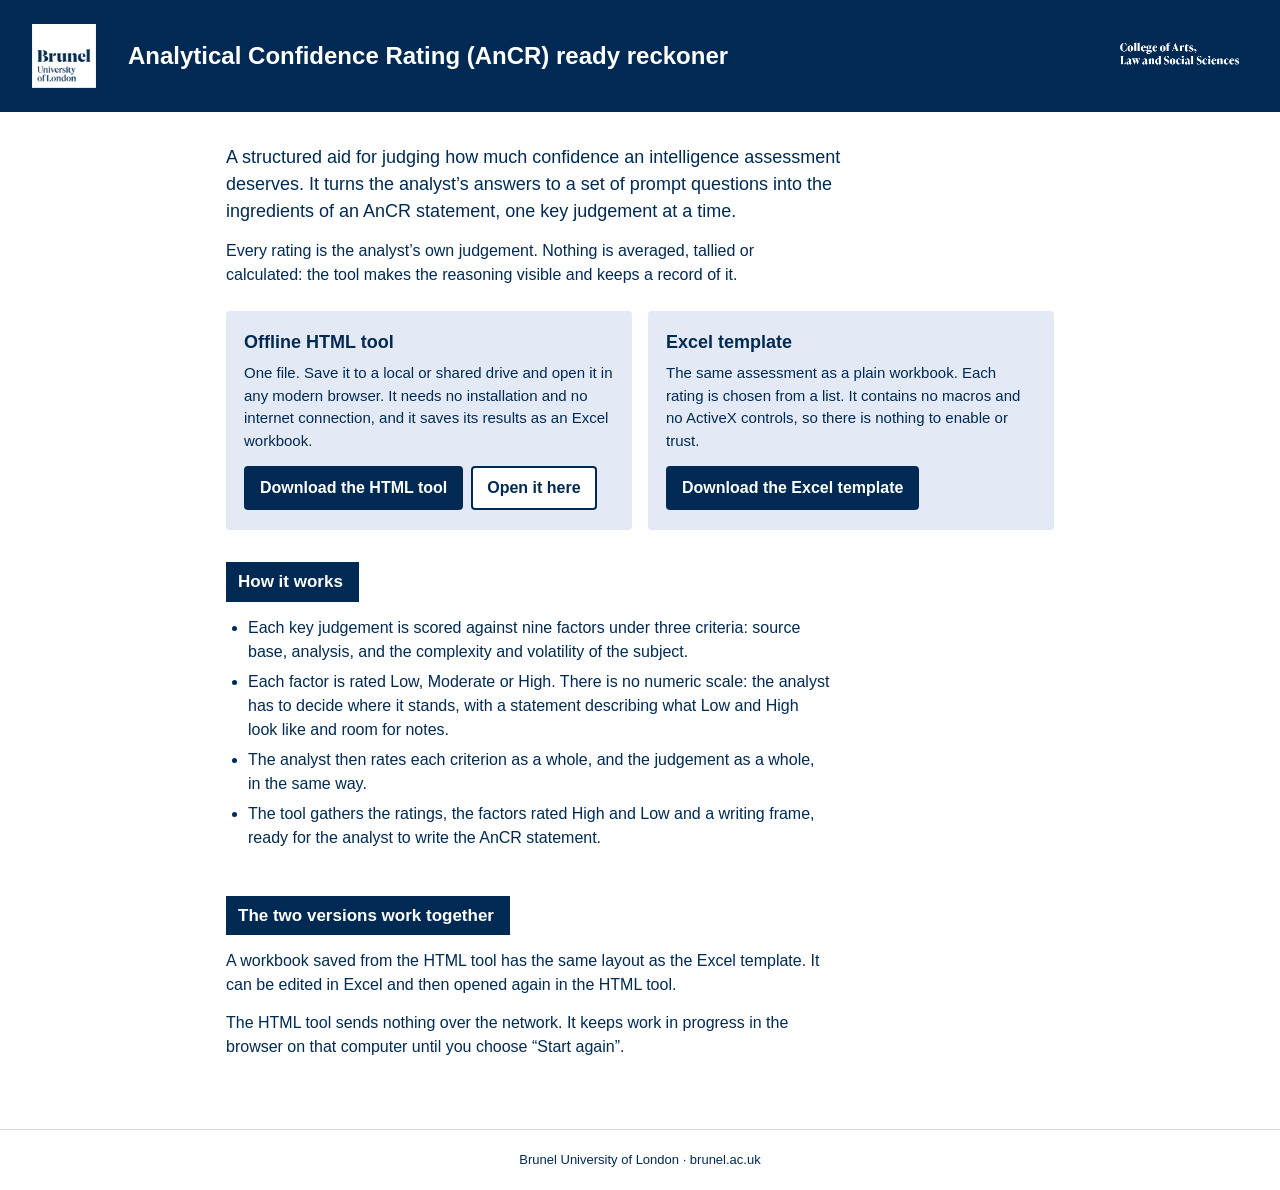
<file: index.html>
<!doctype html>
<html lang="en-GB">
<head>
<meta charset="utf-8">
<meta name="viewport" content="width=device-width, initial-scale=1">
<title>AnCR ready reckoner</title>
<meta name="description" content="A structured aid for judging analytical confidence: an offline HTML tool and a macro-free Excel template.">
<style>
:root { --navy: #002A53; --link: #0089CF; --sky: #51C1E1; --pale: #E3EAF6; --rule: #D9D9D9; --charcoal: #4A4A49; }
* { box-sizing: border-box; }
body { margin: 0; background: #fff; color: var(--navy); font-family: Arial, "Helvetica Neue", Helvetica, sans-serif; font-size: 16px; line-height: 1.5; }
.bar { background: var(--navy); color: #fff; display: flex; align-items: center; gap: 32px; padding: 24px 32px; }
.bar img.logo { width: 64px; height: 64px; flex: none; }
.bar img.calss { height: 44px; width: auto; margin-left: auto; flex: none; }
.bar h1 { margin: 0; font-size: 24px; line-height: 1.2; text-wrap: balance; }
main { max-width: 860px; margin: 0 auto; padding: 32px 16px 56px; }
p { margin: 0 0 14px; max-width: 68ch; }
h2 { display: inline-block; background: var(--navy); color: #fff; font-size: 17px; margin: 32px 0 14px; padding: 7px 16px 7px 12px; }
.lead { font-size: 18px; }
.cards { display: grid; grid-template-columns: repeat(2, minmax(0, 1fr)); gap: 16px; margin-top: 24px; }
.card { background: var(--pale); border-radius: 4px; padding: 18px 18px 20px; display: flex; flex-direction: column; }
.card h3 { margin: 0 0 6px; font-size: 18px; }
.card p { font-size: 15px; flex: 1; }
.actions { display: flex; flex-wrap: wrap; gap: 8px; }
.btn { display: inline-block; font-weight: bold; text-decoration: none; color: var(--navy); background: #fff; border: 2px solid var(--navy); border-radius: 4px; padding: 8px 14px; }
.btn.primary { background: var(--navy); color: #fff; }
.btn:hover { background: #fff; outline: 3px solid var(--sky); }
.btn.primary:hover { background: #0b3d70; }
.btn:focus-visible { outline: 3px solid var(--sky); outline-offset: 2px; }
ul { margin: 0 0 14px; padding-left: 22px; max-width: 68ch; }
li { margin-bottom: 6px; }
footer { text-align: center; font-size: 13px; padding: 20px 16px; border-top: 1px solid var(--rule); }
@media (max-width: 640px) { .cards { grid-template-columns: 1fr; } .bar { gap: 20px; padding: 20px 16px; } .bar img.calss { display: none; } .bar h1 { font-size: 20px; } }
</style>
</head>
<body>
<header class="bar">
  <img class="logo" src="assets/brunel-logo-white-block.png" alt="Brunel University of London">
  <h1>Analytical Confidence Rating (AnCR) ready reckoner</h1>
  <img class="calss" src="assets/calss-name-white.png" alt="College of Arts, Law and Social Sciences">
</header>
<main>
  <p class="lead">A structured aid for judging how much confidence an intelligence assessment deserves. It turns the analyst&rsquo;s answers to a set of prompt questions into the ingredients of an AnCR statement, one key judgement at a time.</p>
  <p>Every rating is the analyst&rsquo;s own judgement. Nothing is averaged, tallied or calculated: the tool makes the reasoning visible and keeps a record of it.</p>

  <div class="cards">
    <div class="card">
      <h3>Offline HTML tool</h3>
      <p>One file. Save it to a local or shared drive and open it in any modern browser. It needs no installation and no internet connection, and it saves its results as an Excel workbook.</p>
      <div class="actions">
        <a class="btn primary" href="ancr-ready-reckoner.html" download>Download the HTML tool</a>
        <a class="btn" href="ancr-ready-reckoner.html">Open it here</a>
      </div>
    </div>
    <div class="card">
      <h3>Excel template</h3>
      <p>The same assessment as a plain workbook. Each rating is chosen from a list. It contains no macros and no ActiveX controls, so there is nothing to enable or trust.</p>
      <div class="actions">
        <a class="btn primary" href="AnCR-ready-reckoner-template.xlsx" download>Download the Excel template</a>
      </div>
    </div>
  </div>

  <h2>How it works</h2>
  <ul>
    <li>Each key judgement is scored against nine factors under three criteria: source base, analysis, and the complexity and volatility of the subject.</li>
    <li>Each factor is rated Low, Moderate or High. There is no numeric scale: the analyst has to decide where it stands, with a statement describing what Low and High look like and room for notes.</li>
    <li>The analyst then rates each criterion as a whole, and the judgement as a whole, in the same way.</li>
    <li>The tool gathers the ratings, the factors rated High and Low and a writing frame, ready for the analyst to write the AnCR statement.</li>
  </ul>

  <h2>The two versions work together</h2>
  <p>A workbook saved from the HTML tool has the same layout as the Excel template. It can be edited in Excel and then opened again in the HTML tool.</p>
  <p>The HTML tool sends nothing over the network. It keeps work in progress in the browser on that computer until you choose &ldquo;Start again&rdquo;.</p>
</main>
<footer>Brunel University of London &middot; brunel.ac.uk</footer>
</body>
</html>
</file>
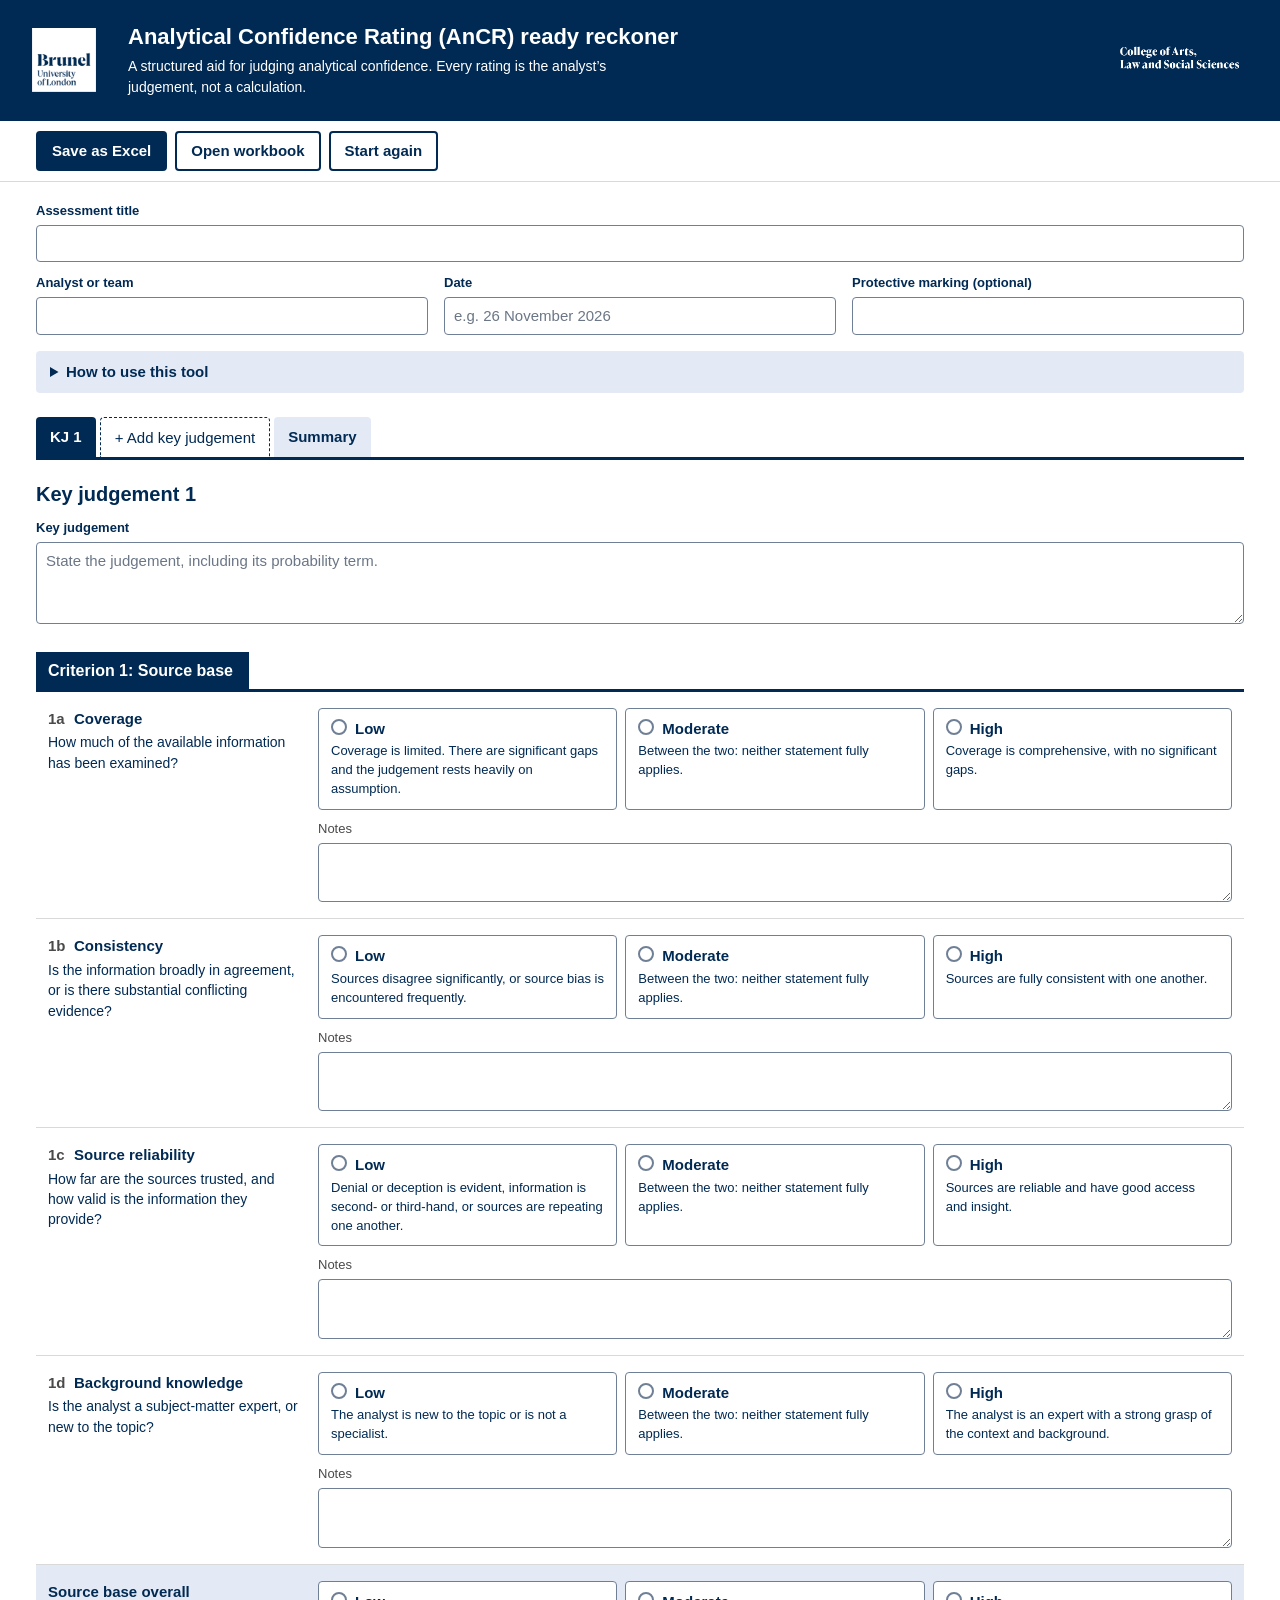
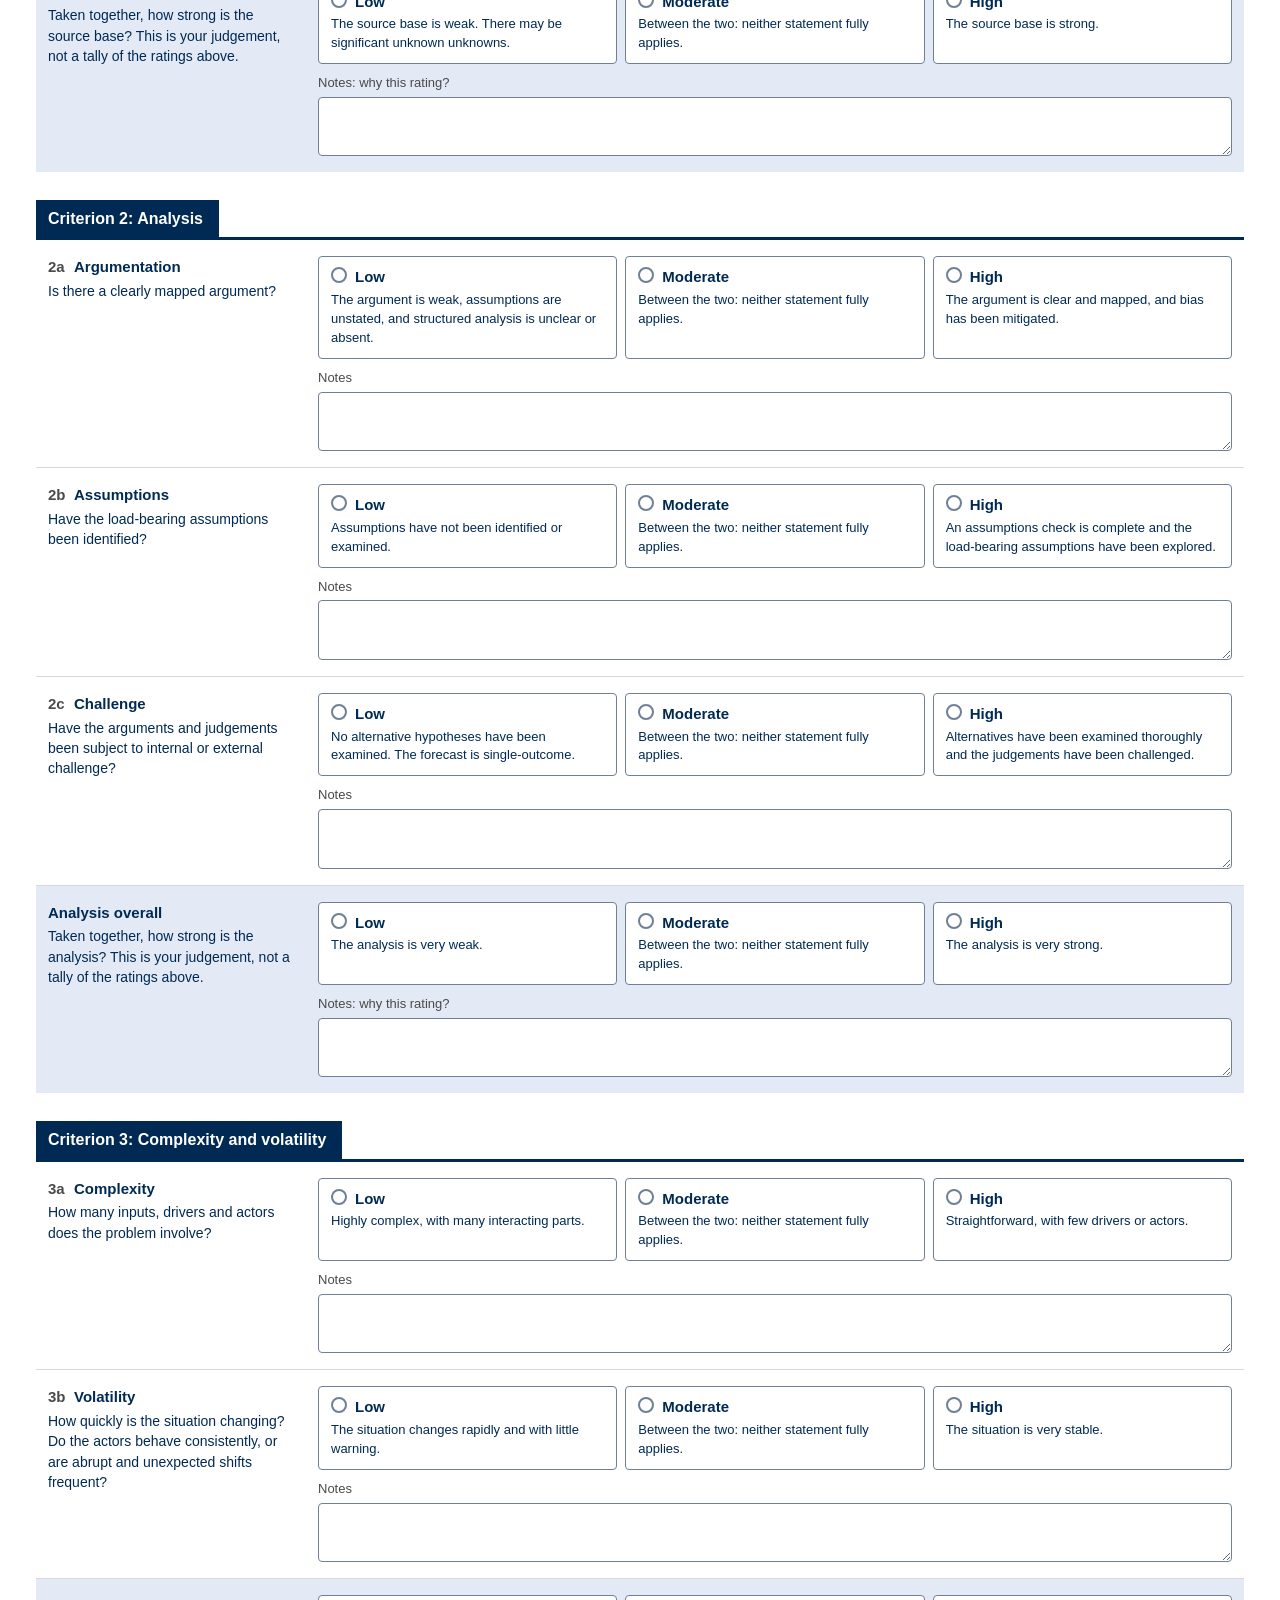
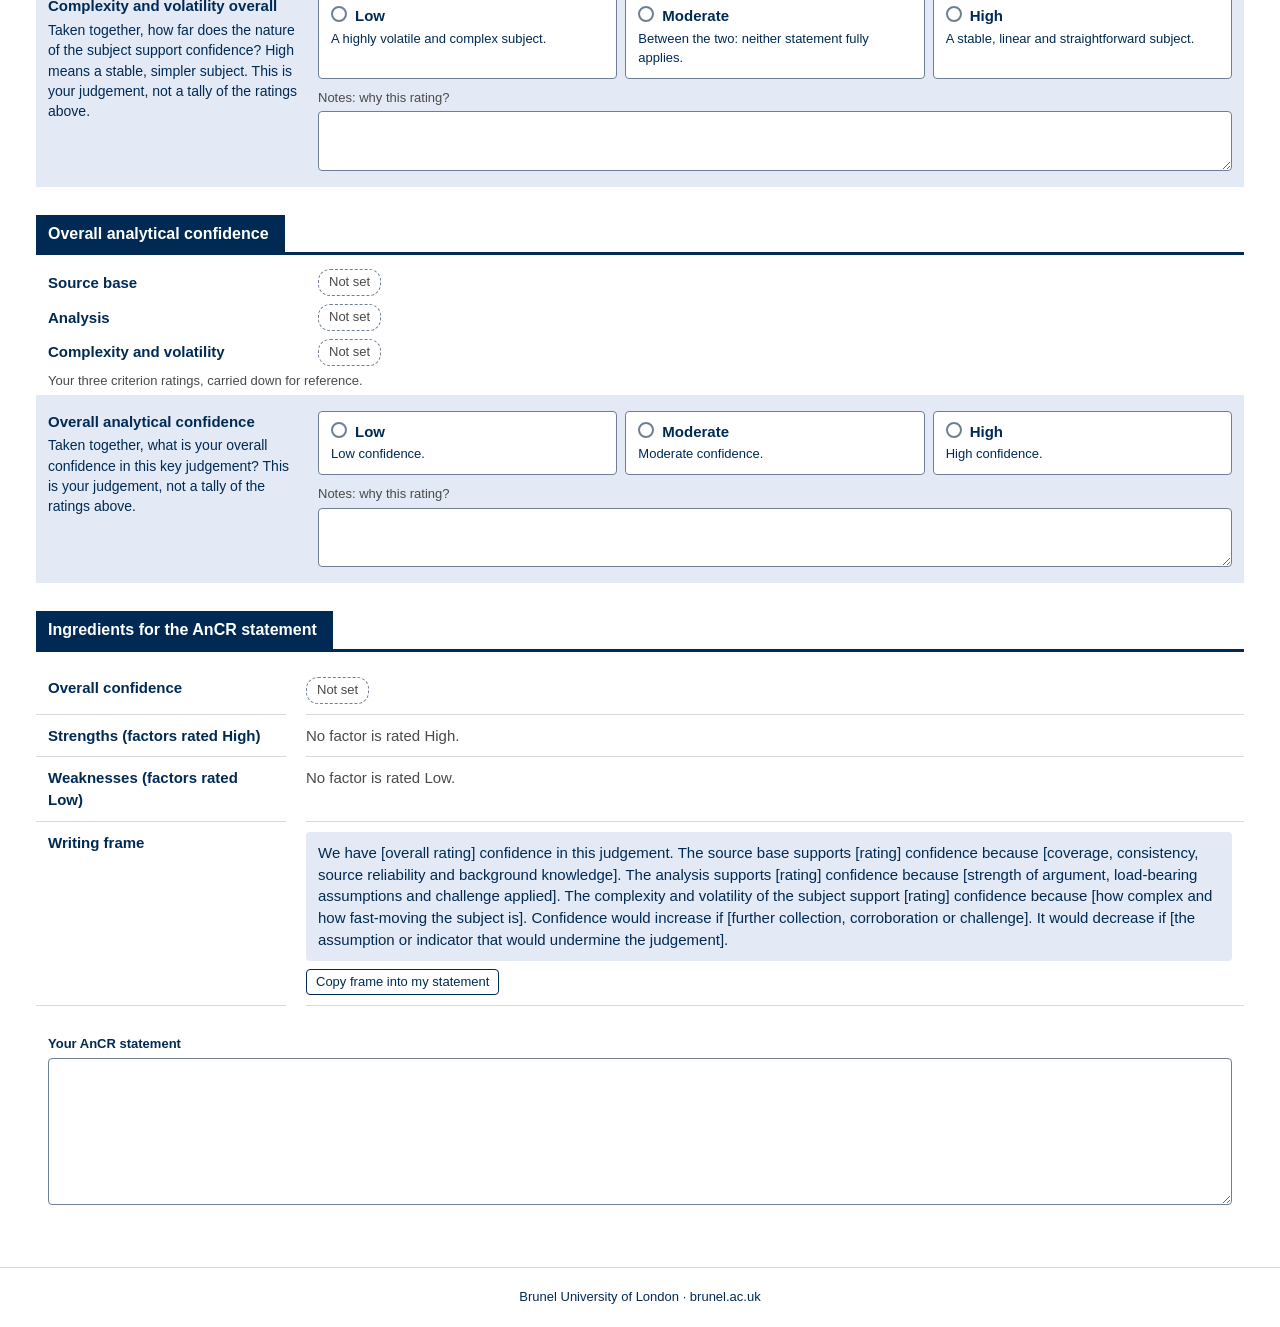
<file: ancr-ready-reckoner.html>
<!doctype html>
<html lang="en-GB">
<head>
<meta charset="utf-8">
<meta name="viewport" content="width=device-width, initial-scale=1">
<title>AnCR ready reckoner</title>
<style>
:root {
  --navy: #002A53;
  --blue: #009BD8;
  --link: #0089CF;
  --sky: #51C1E1;
  --pale: #E3EAF6;
  --charcoal: #4A4A49;
  --rule: #D9D9D9;
  --track: #DDE2EA;
  --field: #6E7F96;
}
* { box-sizing: border-box; }
[hidden] { display: none !important; }
html { -webkit-text-size-adjust: 100%; }
body {
  margin: 0; background: #fff; color: var(--navy);
  font-family: Arial, "Helvetica Neue", Helvetica, sans-serif; font-size: 15px; line-height: 1.45;
}
h1, h2, h3, h4, p { margin: 0; }
.visually-hidden { position: absolute; width: 1px; height: 1px; overflow: hidden; clip: rect(0 0 0 0); white-space: nowrap; }

/* protective marking */
.marking {
  position: sticky; top: 0; z-index: 30; padding: 4px 16px; text-align: center;
  background: #fff; border-bottom: 2px solid var(--navy); font-weight: bold; letter-spacing: .04em;
  overflow-wrap: anywhere;
}
#marking-bottom { position: static; border-bottom: 0; border-top: 2px solid var(--navy); }

/* header bar */
.bar { background: var(--navy); color: #fff; display: flex; align-items: center; gap: 32px; padding: 24px 32px; }
.bar-logo { width: 64px; height: 64px; flex: none; }
.bar-title { flex: 1; min-width: 0; }
.bar-title h1 { font-size: 22px; line-height: 1.2; text-wrap: balance; }
.bar-title p { margin-top: 6px; font-size: 14px; color: #fff; max-width: 70ch; }
.bar-calss { height: 44px; width: auto; flex: none; }

/* toolbar */
.toolbar { position: sticky; top: 0; z-index: 20; background: #fff; border-bottom: 1px solid var(--rule); }
.marking:not([hidden]) ~ .toolbar { top: 31px; }
.toolbar-inner { max-width: 1240px; margin: 0 auto; padding: 10px 16px; display: flex; flex-wrap: wrap; align-items: center; gap: 8px; }
.btn {
  font: inherit; font-weight: bold; color: var(--navy); background: #fff; border: 2px solid var(--navy);
  border-radius: 4px; padding: 7px 14px; cursor: pointer;
}
.btn:hover { background: var(--pale); }
.btn.primary { background: var(--navy); color: #fff; }
.btn.primary:hover { background: #0b3d70; }
.btn.small { font-size: 13px; font-weight: normal; padding: 3px 9px; border-width: 1px; }
.btn:focus-visible, input:focus-visible, textarea:focus-visible, summary:focus-visible, .tab:focus-visible {
  outline: 3px solid var(--sky); outline-offset: 2px;
}
.status { margin-left: auto; font-size: 13px; color: var(--charcoal); text-align: right; min-width: 0; }
.status.warn { color: #A81638; font-weight: bold; }

.page { max-width: 1240px; margin: 0 auto; padding: 20px 16px 48px; }

/* details */
.details { display: grid; grid-template-columns: repeat(3, minmax(0, 1fr)); gap: 12px 16px; }
.field { display: block; min-width: 0; }
.field.wide { grid-column: 1 / -1; }
.field > span, .notes > span { display: block; font-weight: bold; font-size: 13px; margin-bottom: 4px; }
input[type=text], textarea {
  width: 100%; font: inherit; color: var(--navy); background: #fff;
  border: 1px solid var(--field); border-radius: 4px; padding: 7px 9px;
}
textarea { resize: vertical; min-height: 40px; display: block; }
::placeholder { color: #6b7686; opacity: 1; }

.howto { margin-top: 16px; background: var(--pale); border-radius: 4px; padding: 10px 14px; }
.howto summary { cursor: pointer; font-weight: bold; }
.howto ol { margin: 10px 0 8px; padding-left: 22px; max-width: 90ch; }
.howto li { margin-bottom: 4px; }
.howto p { max-width: 90ch; }

/* tabs */
.tabs { display: flex; flex-wrap: wrap; gap: 4px; margin-top: 24px; border-bottom: 3px solid var(--navy); }
.tab {
  font: inherit; font-weight: bold; color: var(--navy); background: var(--pale); border: 0; cursor: pointer;
  padding: 9px 14px; border-radius: 4px 4px 0 0; display: inline-flex; align-items: center; gap: 8px;
}
.tab[aria-selected=true] { background: var(--navy); color: #fff; }
.tab.add { background: #fff; border: 1px dashed var(--navy); border-bottom: 0; font-weight: normal; }
.tab .dot { font-size: 11px; font-weight: bold; padding: 1px 6px; border-radius: 9px; }

/* chips */
.chip { display: inline-block; font-weight: bold; font-size: 13px; padding: 3px 10px; border-radius: 12px; border: 1px solid var(--navy); white-space: nowrap; }
.chip.low, .dot.low { background: var(--pale); color: var(--navy); border: 1px solid var(--navy); }
.chip.moderate, .dot.moderate { background: var(--sky); color: var(--navy); border: 1px solid var(--navy); }
.chip.high, .dot.high { background: var(--navy); color: #fff; border: 1px solid #fff; }
.chip.high { border-color: var(--navy); }
.chip.none { background: #fff; color: var(--charcoal); border: 1px dashed var(--field); font-weight: normal; }

/* panel */
#panel { padding-top: 20px; outline: none; }
.panel-head { display: flex; align-items: center; gap: 12px; flex-wrap: wrap; margin-bottom: 10px; }
.panel-head h2 { font-size: 20px; flex: 1; }
.card { margin-top: 28px; }
.card > h3 { display: inline-block; background: var(--navy); color: #fff; font-size: 16px; padding: 7px 16px 7px 12px; }
.card > .card-body { border-top: 3px solid var(--navy); }

.row { display: grid; grid-template-columns: 250px minmax(0, 1fr); gap: 10px 20px; padding: 16px 12px; border-bottom: 1px solid var(--rule); }
.row.roll { background: var(--pale); border-bottom: 0; }
.row-head { min-width: 0; grid-row: span 2; }
.row-head .ref { display: inline-block; min-width: 26px; font-weight: bold; color: var(--charcoal); }
.row-head strong { font-size: 15px; }
.row-head .prompt { margin-top: 3px; font-size: 14px; }
.row-head .clear { margin-top: 10px; }
.notes { display: block; min-width: 0; }
.notes > span { font-weight: normal; color: var(--charcoal); }

/* the three-way choice */
.opts { display: grid; grid-template-columns: repeat(3, minmax(0, 1fr)); gap: 8px; min-width: 0; }
.opt {
  position: relative; display: block; cursor: pointer; background: #fff; color: var(--navy);
  border: 1px solid var(--field); border-radius: 4px; padding: 9px 12px 10px;
}
.opt input { position: absolute; opacity: 0; width: 1px; height: 1px; margin: 0; }
.opt-name { display: block; font-weight: bold; font-size: 15px; }
.opt-name::before {
  content: ""; display: inline-block; width: 12px; height: 12px; margin-right: 8px; border-radius: 50%;
  border: 2px solid var(--field); background: #fff; vertical-align: -1px;
}
.opt-desc { display: block; margin-top: 3px; font-size: 13px; }
.opt:hover { border-color: var(--navy); }
.opt:focus-within { outline: 3px solid var(--sky); outline-offset: 2px; }
.opt.selected { border-color: var(--navy); box-shadow: inset 0 0 0 1px var(--navy); }
.opt.selected .opt-name::before { border-color: var(--navy); background: var(--navy); box-shadow: inset 0 0 0 2px #fff; }
.opt.low.selected { background: var(--pale); }
.row.roll .opt.low.selected { background: #fff; box-shadow: inset 0 0 0 2px var(--navy); }
.opt.moderate.selected { background: var(--sky); }
.opt.high.selected { background: var(--navy); color: #fff; }
.opt.high.selected .opt-name::before { border-color: #fff; background: #fff; box-shadow: inset 0 0 0 2px var(--navy); }

/* overall block */
.mirrors { padding: 14px 12px 6px; display: grid; grid-template-columns: 250px minmax(0, 1fr); gap: 8px 20px; align-items: center; }
.mirrors .m-name { font-weight: bold; }
.mirrors-note { padding: 0 12px 4px; font-size: 13px; color: var(--charcoal); }

/* ingredients */
.ing { display: grid; grid-template-columns: 250px minmax(0, 1fr); gap: 0 20px; }
.ing dt { font-weight: bold; padding: 10px 12px; border-bottom: 1px solid var(--rule); }
.ing dd { margin: 0; padding: 10px 12px 10px 0; border-bottom: 1px solid var(--rule); min-width: 0; }
.ing .empty { color: var(--charcoal); }
.frame { background: var(--pale); border-radius: 4px; padding: 10px 12px; }
.frame-actions { margin-top: 8px; }
.ancr { padding: 14px 12px; }
.ancr textarea { min-height: 130px; }

/* summary */
.table-wrap { overflow-x: auto; }
table.summary { width: 100%; border-collapse: collapse; font-size: 14px; }
table.summary th { background: var(--navy); color: #fff; text-align: left; padding: 8px 10px; vertical-align: bottom; }
table.summary td { border: 1px solid var(--rule); padding: 8px 10px; vertical-align: top; }
table.summary tbody tr:nth-child(even) td { background: #F5F8FC; }
table.summary td.c { text-align: center; white-space: nowrap; }
table.summary .kj-link { font: inherit; font-weight: bold; color: var(--navy); background: none; border: 0; padding: 0; text-decoration: underline; cursor: pointer; }
.pre { white-space: pre-wrap; overflow-wrap: anywhere; }
.muted { color: var(--charcoal); }

.foot { text-align: center; font-size: 13px; padding: 20px 16px; border-top: 1px solid var(--rule); }

@media (max-width: 900px) {
  .bar { gap: 20px; padding: 20px 16px; }
  .bar-calss { display: none; }
  .details { grid-template-columns: 1fr; }
  .row { grid-template-columns: minmax(0, 1fr); }
  .row-head { grid-row: auto; }
  .mirrors { grid-template-columns: minmax(0, 1fr) auto; }
  .ing { grid-template-columns: 1fr; }
  .ing dt { border-bottom: 0; padding-bottom: 0; }
  .ing dd { padding-left: 12px; }
}
@media (max-width: 520px) {
  .toolbar { position: static; }
  .bar-logo { width: 52px; height: 52px; }
  .bar-title h1 { font-size: 18px; }
  .bar-title p { display: none; }
  .opts { grid-template-columns: minmax(0, 1fr); }
  .status { margin-left: 0; width: 100%; text-align: left; }
}
@media print {
  .toolbar, .tabs, .howto, .btn, .foot { display: none !important; }
  .marking { position: static; }
  .bar { -webkit-print-color-adjust: exact; print-color-adjust: exact; }
  .row, .card { break-inside: avoid; }
}

</style>
</head>
<body>
<div id="marking-top" class="marking" hidden></div>

<header class="bar">
  <img class="bar-logo" src="[data-uri]" alt="Brunel University of London">
  <div class="bar-title">
    <h1>Analytical Confidence Rating (AnCR) ready reckoner</h1>
    <p>A structured aid for judging analytical confidence. Every rating is the analyst&rsquo;s judgement, not a calculation.</p>
  </div>
  <img class="bar-calss" src="[data-uri]" alt="College of Arts, Law and Social Sciences">
</header>

<div class="toolbar">
  <div class="toolbar-inner">
    <button type="button" class="btn primary" id="btn-save">Save as Excel</button>
    <button type="button" class="btn" id="btn-open">Open workbook</button>
    <button type="button" class="btn" id="btn-clear">Start again</button>
    <p id="status" class="status" role="status" aria-live="polite"></p>
  </div>
</div>

<main class="page">
  <section class="details" aria-labelledby="details-h">
    <h2 id="details-h" class="visually-hidden">Assessment details</h2>
    <label class="field wide"><span>Assessment title</span><input type="text" id="meta-title" maxlength="300" autocomplete="off"></label>
    <label class="field"><span>Analyst or team</span><input type="text" id="meta-analyst" maxlength="300" autocomplete="off"></label>
    <label class="field"><span>Date</span><input type="text" id="meta-date" maxlength="60" autocomplete="off" placeholder="e.g. 26 November 2026"></label>
    <label class="field"><span>Protective marking (optional)</span><input type="text" id="meta-marking" maxlength="120" autocomplete="off"></label>
  </section>

  <details class="howto">
    <summary>How to use this tool</summary>
    <ol>
      <li>Enter each key judgement on its own tab. You can add up to ten.</li>
      <li>For each factor, decide whether it is Low, Moderate or High. The statements on the Low and High options describe what each looks like. Record your reasoning in the notes.</li>
      <li>Then rate each criterion as a whole, and your overall confidence. These are your judgements, not a tally of the ratings above. A rating always describes support for confidence, so High is always the favourable end.</li>
      <li>Use the ingredients and the writing frame at the foot of each tab to write the AnCR statement.</li>
      <li>Choose <strong>Save as Excel</strong> to keep a workbook on your own drive. <strong>Open workbook</strong> reloads one, including after it has been edited in Excel.</li>
    </ol>
    <p>This file works offline and sends nothing anywhere. Your work is kept in this browser on this computer until you choose <strong>Start again</strong>.</p>
  </details>

  <div class="tabs" id="tabs" role="tablist" aria-label="Key judgements"></div>
  <div id="panel" role="tabpanel" tabindex="-1"></div>
</main>

<footer class="foot">Brunel University of London &middot; brunel.ac.uk</footer>
<div id="marking-bottom" class="marking" hidden></div>
<input type="file" id="file" accept=".xlsx,application/vnd.openxmlformats-officedocument.spreadsheetml.sheet" hidden>

<script>
/* AnCR ready reckoner: shared model.
 * Criteria, factors, wording and the small amount of logic that both the
 * HTML tool and the Excel workbook rely on. No DOM access in this file. */
var ANCR = (function () {
  'use strict';

  var MAX_KJ = 10;
  var LEVELS = ['Low', 'Moderate', 'High'];
  var MODERATE_DESC = 'Between the two: neither statement fully applies.';

  var TITLE = 'Analytical Confidence Rating (AnCR) ready reckoner';
  var SUBTITLE = 'A structured aid for judging analytical confidence. Every rating is the analyst’s judgement, not a calculation.';

  var CRITERIA = [
    {
      id: 'c1', num: 1, name: 'Source base',
      factors: [
        { id: '1a', name: 'Coverage',
          prompt: 'How much of the available information has been examined?',
          low: 'Coverage is limited. There are significant gaps and the judgement rests heavily on assumption.',
          high: 'Coverage is comprehensive, with no significant gaps.' },
        { id: '1b', name: 'Consistency',
          prompt: 'Is the information broadly in agreement, or is there substantial conflicting evidence?',
          low: 'Sources disagree significantly, or source bias is encountered frequently.',
          high: 'Sources are fully consistent with one another.' },
        { id: '1c', name: 'Source reliability',
          prompt: 'How far are the sources trusted, and how valid is the information they provide?',
          low: 'Denial or deception is evident, information is second- or third-hand, or sources are repeating one another.',
          high: 'Sources are reliable and have good access and insight.' },
        { id: '1d', name: 'Background knowledge',
          prompt: 'Is the analyst a subject-matter expert, or new to the topic?',
          low: 'The analyst is new to the topic or is not a specialist.',
          high: 'The analyst is an expert with a strong grasp of the context and background.' }
      ],
      rollup: {
        name: 'Source base overall',
        prompt: 'Taken together, how strong is the source base? This is your judgement, not a tally of the ratings above.',
        low: 'The source base is weak. There may be significant unknown unknowns.',
        high: 'The source base is strong.'
      },
      frameSubject: 'The source base supports ',
      frameHint: '[coverage, consistency, source reliability and background knowledge]'
    },
    {
      id: 'c2', num: 2, name: 'Analysis',
      factors: [
        { id: '2a', name: 'Argumentation',
          prompt: 'Is there a clearly mapped argument?',
          low: 'The argument is weak, assumptions are unstated, and structured analysis is unclear or absent.',
          high: 'The argument is clear and mapped, and bias has been mitigated.' },
        { id: '2b', name: 'Assumptions',
          prompt: 'Have the load-bearing assumptions been identified?',
          low: 'Assumptions have not been identified or examined.',
          high: 'An assumptions check is complete and the load-bearing assumptions have been explored.' },
        { id: '2c', name: 'Challenge',
          prompt: 'Have the arguments and judgements been subject to internal or external challenge?',
          low: 'No alternative hypotheses have been examined. The forecast is single-outcome.',
          high: 'Alternatives have been examined thoroughly and the judgements have been challenged.' }
      ],
      rollup: {
        name: 'Analysis overall',
        prompt: 'Taken together, how strong is the analysis? This is your judgement, not a tally of the ratings above.',
        low: 'The analysis is very weak.',
        high: 'The analysis is very strong.'
      },
      frameSubject: 'The analysis supports ',
      frameHint: '[strength of argument, load-bearing assumptions and challenge applied]'
    },
    {
      id: 'c3', num: 3, name: 'Complexity and volatility',
      factors: [
        { id: '3a', name: 'Complexity',
          prompt: 'How many inputs, drivers and actors does the problem involve?',
          low: 'Highly complex, with many interacting parts.',
          high: 'Straightforward, with few drivers or actors.' },
        { id: '3b', name: 'Volatility',
          prompt: 'How quickly is the situation changing? Do the actors behave consistently, or are abrupt and unexpected shifts frequent?',
          low: 'The situation changes rapidly and with little warning.',
          high: 'The situation is very stable.' }
      ],
      rollup: {
        name: 'Complexity and volatility overall',
        prompt: 'Taken together, how far does the nature of the subject support confidence? High means a stable, simpler subject. This is your judgement, not a tally of the ratings above.',
        low: 'A highly volatile and complex subject.',
        high: 'A stable, linear and straightforward subject.'
      },
      frameSubject: 'The complexity and volatility of the subject support ',
      frameHint: '[how complex and how fast-moving the subject is]'
    }
  ];

  var OVERALL = {
    id: 'overall',
    name: 'Overall analytical confidence',
    prompt: 'Taken together, what is your overall confidence in this key judgement? This is your judgement, not a tally of the ratings above.',
    low: 'Low confidence.',
    mid: 'Moderate confidence.',
    high: 'High confidence.'
  };

  var HOW_TO = 'How to use this workbook. ' +
    '1. Enter each key judgement on its own sheet (KJ 1 to KJ ' + MAX_KJ + '). Leave unused sheets blank. ' +
    '2. For each factor, decide whether it is Low, Moderate or High and choose that rating from the list. The two statements beside it describe what Low and High look like. Record your reasoning in the notes. ' +
    '3. Then rate each criterion as a whole, and your overall confidence. These are your judgements, not a tally of the ratings above. ' +
    '4. Use the ingredients and the writing frame at the foot of each sheet to write the AnCR statement. ' +
    'Cells outlined in blue are for you to complete. The rest of each sheet is protected, without a password, to keep the layout intact (Review > Unprotect Sheet).';

  var KJ_HOW_TO = 'Choose Low, Moderate or High for every row from the list in the Rating column. The statements either side describe what Low and High look like. ' +
    'A rating always describes support for confidence, so High is always the favourable end. Cells outlined in blue are for you to complete.';

  /* Every scored item, in sheet order. */
  var FACTORS = [];
  var KEYS = [];
  CRITERIA.forEach(function (c) {
    c.factors.forEach(function (f) { FACTORS.push(f); KEYS.push(f.id); });
    KEYS.push(c.id);
  });
  KEYS.push('overall');

  /* A rating is 'Low', 'Moderate' or 'High', or null when no decision has been made.
   * Numbers are accepted from the earlier 0 to 100 version of the tool. */
  function normScore(v) {
    if (v === null || v === undefined || v === '') return null;
    if (typeof v === 'number') return isFinite(v) ? (v <= 30 ? 'Low' : (v <= 60 ? 'Moderate' : 'High')) : null;
    var t = String(v).trim().toLowerCase();
    if (t === 'low') return 'Low';
    if (t === 'moderate' || t === 'medium' || t === 'med') return 'Moderate';
    if (t === 'high') return 'High';
    if (/^\d+$/.test(t)) return normScore(Number(t));
    return null;
  }
  function band(v) { return normScore(v) || ''; }

  function emptyKJ() {
    var kj = { statement: '', scores: {}, notes: {}, ancr: '' };
    KEYS.forEach(function (k) { kj.scores[k] = null; kj.notes[k] = ''; });
    return kj;
  }

  function emptyState() {
    return { meta: { title: '', analyst: '', date: '', marking: '' }, kjs: [emptyKJ()] };
  }

  function kjIsEmpty(kj) {
    if (kj.statement || kj.ancr) return false;
    for (var i = 0; i < KEYS.length; i++) {
      if (kj.scores[KEYS[i]] !== null || kj.notes[KEYS[i]]) return false;
    }
    return true;
  }

  function stateIsEmpty(s) {
    var m = s.meta;
    if (m.title || m.analyst || m.date || m.marking) return false;
    return s.kjs.every(kjIsEmpty);
  }

  /* Tidy anything loaded from storage or a file into a well-formed state. */
  function normState(raw) {
    var s = emptyState();
    if (!raw || typeof raw !== 'object') return s;
    var m = raw.meta || {};
    ['title', 'analyst', 'date', 'marking'].forEach(function (k) {
      if (typeof m[k] === 'string') s.meta[k] = m[k];
    });
    var kjs = Array.isArray(raw.kjs) ? raw.kjs.slice(0, MAX_KJ) : [];
    s.kjs = kjs.map(function (r) {
      var kj = emptyKJ();
      if (!r || typeof r !== 'object') return kj;
      if (typeof r.statement === 'string') kj.statement = r.statement;
      if (typeof r.ancr === 'string') kj.ancr = r.ancr;
      KEYS.forEach(function (k) {
        if (r.scores) kj.scores[k] = normScore(r.scores[k]);
        if (r.notes && typeof r.notes[k] === 'string') kj.notes[k] = r.notes[k];
      });
      return kj;
    });
    if (!s.kjs.length) s.kjs.push(emptyKJ());
    return s;
  }

  /* Names of the factors given a particular rating, e.g. "Coverage; Challenge". */
  function rated(kj, level) {
    var out = [];
    FACTORS.forEach(function (f) { if (kj.scores[f.id] === level) out.push(f.name); });
    return out.join('; ');
  }
  function strongest(kj) { return rated(kj, 'High'); }
  function weakest(kj) { return rated(kj, 'Low'); }

  var FRAME_TAIL = 'Confidence would increase if [further collection, corroboration or challenge]. ' +
    'It would decrease if [the assumption or indicator that would undermine the judgement].';

  function frame(kj) {
    var o = band(kj.scores.overall);
    var t = 'We have ' + (o ? o.toUpperCase() : '[overall rating]') + ' confidence in this judgement. ';
    CRITERIA.forEach(function (c) {
      var b = band(kj.scores[c.id]);
      t += c.frameSubject + (b ? b.toUpperCase() : '[rating]') + ' confidence because ' + c.frameHint + '. ';
    });
    return t + FRAME_TAIL;
  }

  return {
    MAX_KJ: MAX_KJ, LEVELS: LEVELS, MODERATE_DESC: MODERATE_DESC, TITLE: TITLE, SUBTITLE: SUBTITLE,
    CRITERIA: CRITERIA, OVERALL: OVERALL, FACTORS: FACTORS, KEYS: KEYS,
    HOW_TO: HOW_TO, KJ_HOW_TO: KJ_HOW_TO, FRAME_TAIL: FRAME_TAIL,
    band: band, normScore: normScore, emptyKJ: emptyKJ, emptyState: emptyState,
    kjIsEmpty: kjIsEmpty, stateIsEmpty: stateIsEmpty, normState: normState,
    strongest: strongest, weakest: weakest, frame: frame
  };
})();

ANCR.ASSETS = {logoNavy: "[base64]/dgAAQABJREFUeAHtXQd8FEUXfylACD10Qu9dQEBFka6AdAFFkU8BERV7xcpn/WzYRRAVxI4oIEVAqvTepPfeWyAESPn+/7nbzd7l7rIXLjGL836E3dudnZ39z7yZN2/[base64]/[base64]/[base64]/h/[base64]/[base64]/[base64]/TJcn3vnGZ9LcUN83b1xLRr85SBZ8/6Z0aH0dRmOCZl9895mxvqgR8EYAc+GDx07KvsMnvO/4/X3xEtpiEFNJvxn5uRF6BuaLckbKkrVbhfJ/SAhq+S9++kMWrt4SMLt61cvJhM+elbee7SeR7EhUzxfwEX1TI2AfAQwqF6Gg3X/4uO1nkqAXyqwlJBYicxgYzHP4+Ck1V7X9pYESAjgqrUaNnx0olboXjrRP9+skn7/yAIQWjOKZ2PulWxid4MpDAAx59OQZ29+VnMmSYOYwMJjoEpZ/9gchaqSLSI4cMnf5BqwqQSSxQf26tZBH+3Z1idM20uskGgFbCIAhz5yLt5WUic6ew1JoJg7BmcPALDl6qlNUKIWKuBZ36JjsP2J//vH8gK5StnysKkuoiqHz0QgkJMAewSZltiYm8xgYJbc7WtrCAqN6POYfR46ftpWciQrBrO3WNtfCCMQ+4LYz1wn/tQigKWYbyjwGhthw7jzWZkNJGNXPxAWnGGtSvzo0+Jn4maH8Pp2XRiBIBEK7DhzkyzOSnCtqwVBssUJYRM/AZ1L5xT8qIajN5tFQiAXaHgbjdS6jmcTeOgfeH2FzHdD7vUYZmGHOHMF3Rio/PKuO7u/g9+BzlNFLsGvml1M+b2z4TcSH2NDQIZRDG8tJc1yjLvidfBev0+iHlBnvdeWcZf9noGVnWdl8vCgMy0PByS/cDeJiPK/nVAWD0ZLImO4GzTdy+QnLYFG5ckm+vLnV7hNuDSuJ3SbcgVIspqB8/P0UOXj4mCutUUo2FDTAxvVqSPNr6kilMsWw4H9e1m3dK7OWrJW9+4+kMh/TencK/C50NDnROeTLk1sK5csrRQvnlxJ4Xym8N7ZYYfl+8jxZv2lnWqsedi5crjDyNMrEBopvyYNluPzY5la4QD4pVriAlMK3lCpeGO05TN77ZoIkEiMr8/grHzqinGAEs3wwqCle2IVLaZTvuyl/yfqNO9KWz51/[base64]/rN9pWOLhqpxGul5PHoyTroM+p8sXLZeIsFMNaqUU+8tgfeyU4jFtjS+n50Ercz43nzRuSU6t6XMyOeP+atcTGq16gHzFkYHUzG2mBTGPtTYooWkBP7KYOsbv6UUJBAybqEC2OaGb85B23E3sXN556vfjJ/qGIlGrMqHMrDzUOUDHixfKZS3SEw+lR+Z2Lt80xauTls+rEbUqF5RXn3kDunQ7GrwZ9omRxPZxVjjf2/URJkwY5FrZAyyo1addMJFKVayqNzZsZn0bNsEO4fKKeu95z/8US6gM2XnfAZ29GHI+6vXHkB/l4IO5JBMgH3zF7/8KVu37kYHgrq2dmYe6GS/H2nRzH5ldJcoRaKiotSIGEwRF6zahOTgfiuh4vJjf+eIIQOlYe2K1jvpnu8/fNK9Pcw9r0bjK1O6hEwd8ZLUqFjK5/NUpp3lripQDox6Lz9wG5RrjX2m9XfxApbPuLaeZlM4Rl4y7+Rhz4P58/l73Of13fuPSjIthSjik9Cx5UT5hqB83YIsHxWWB4+yfBZJBwzVo0Nz+WzIAGxs91+2HOg0mjasof4+GDNFnvrfV5JICckuI2GXWmRkDrm/bxd5Cn9lShZ2fQ/+/3XGUnnj0x/[base64]/H85hYIx0NSuVsW1ETqjfHf277N97yCWSeWMPhdD6dVvkhykLvO8E/B0PBkzkvmTSxYvS4ob60rlVI9dvP/+v2LBTLnBNnMyHnv0Ydmx98v0fflL7vkwGSTA6Du8kkCZ+nDRPVm3c5X0n4O+z58FwHOmshHmzq3xTrVfTPY/HikMCmBYDuJqyVKtWXr5+40GfInN6mT2DEfHq+jVdU59AicGI1SqVlelfDpH2N9ZPk3L53ztkzd/blB7A4ybqYOHqTZgqQ2/gRZ1aXC1j3nkCOhBMX6hTyObkHAaG2NsWzGKXfpu5TIZ+ifmdZf6a5lmIe+NmLE5zOdAFtT2MihIyI/4GdG+t2mygZ9hYPDZXoPOYNHe5cFS1S0yrFHJ8rzfhWiJGv/GzlnnfCfg7Ls4l1qdJhPJNnrciqPKdR/kuUNcAikQnMPSZe5T+gIq8YInz5Ad7tfWUDrwzwbtKx5aQ8Z8NRscOYx0fNHfZBijGiLEXZpDA9sAoSE1JfDzX/sZ68vyDtzvCfsAZDAyGiSleRG6FowA7NGr8XOnz9Pto8JjL+GrwRibQ+q7dsgsOAuxbjHGkUcyIMhWF6NaycW0jN5/HJPTiS9dt9ZxToQHtglaaChS7xNHN3G7p66HwCHHN933d9H1NdUa+brF8+47I1t0Hfd31eS0BWFMZRWxKQJE05a9VUrvDI1K706PS4b7XsW+bugj71Pq6OpKf0yVfoyDn6tj7/dXrg6R6hVJ+M12hnEN4MS9To03EYaPN4QBGQY/fdYvUhNZcKUD9vuGfv5H9GZgiHnrRZ/p3VQ7EAkG2dfchuee5T+WewR+KapxcRglEGIGPwTB9LzXVNknt7+SyE8TohjUrwgOhf+UMs6TSaxPnv2AKk9SImSBbd9lnEDJvkre4a2aIE+S/A9OFc3RnZJOMETNNcpYPm0c270K5bRK188lkNpRjH5bYPh09AXP/g7LnwBGZ/OdiuWXAK+hgNtvMTaA9j5Eq0Ox7zNGNp9GZPdD7Fiii6hhX0hxZHqVnsOJupML3paD+jmN1wB9Rw97/1lap68j+Ev7D1y2t6h8uiffr2VhRUdzbO+DuzvLEfzp4p1C/2WDnLN0gA14eLo1ve1pG/Yy5JTWhvirOOwdUZBI6h73BbA9jI+W0EcfGdap455jm99rNuyXuFNYZub5sJTy/C43bLnEOHHgEDlOuhk4EIU1w1PRLKN/u/fY7tqSkRPAasDGIRifU5LITzZ1LzkJh9sqwsRigvebcRnqvYwTqsCyWwtIwMBizOLTunCcHIoruh4+f9NSKWx9APnH0lhGA2jWtL1FYZkyjJwjwTFbfyp7LSBDDuBbaqnEduatLc+nQ/GrYQV+UE6fPqq1cuw8clb+37ZXl67fJcohJ+/ZBY0rFEhUPUOgERViGoY8tu6QaKRshGmadqmXNx3YfOAaR0zViVSpTQiqULqbuLVyNUYdlM5ZqzCewPnzC/[base64]/SZKvZHuyIoOhktwh7CWbZeBDd/K5lvQceaAAYkdp3IcXRMSqAMxn/Y8wfWc6ZjY5kKnW6Z4Ydnsy/rNM7d/7Ff2ZGA0+K0798nL741WCgdWWuPaleXBO9pLr1uuTwMWfRTthNJlCZRF0+evlllL18kJrPPaNY+7EOxuJTQkSggnwPh3PfORrFzxtxITjVGW4tuUmYvlD1gmqfZDcdIHBaOF9vG45yUwCBVISpHkecfvL3M5zE+KYHaTnYu/KCkQSz0MOaz5qvIlSzzSZZjQQVWrWl5qVymTbhZUYFKsT8PBlJ74B6KBTXqUPx8s/9IVf9LLJfPuZ08G5vdyDou5E4mj3gKYIS5Ysk6+m3SdDP/vQJg7YpOCm+hgjA63+Xdv91ay5+Bx+WnqAhn2w1TZiY5AidZsQH4owC3fT+CBc1Dy9HjiXTlEG2d0MB7EOTjE+WSKaAEyT0+E88jTzg8wkFKy2Umbbpow4dKQXXLzhN3kGUsHBr4GegdabqVHnOq43Bq7OjbaR7NNhaEzzYt2VbxwISkfWzS9bOQcN+T7bzrpPp/ZCbIvA1u/nEzgHsUmQ1TtCs3xtBEv+O1By8KU7im4tb0b8+dXh/0in3w3CVIvulE7ii3re/2dozzxYOB4rnH6GV3VowGY11/Wl3s9GF/cl/[base64]/7TpZlK0hfrw0rZ8g+MjOmVUd+3gQCUToz+Z4eKYSsmN1DsheLsHBh4EezFM0QU17Nxe/FanMzQJ2b9QxBpTsBYYNqCNbbfTSbuc2vr1M3ctp/UCbMFAphkcztpHrdeJL0y5Yd4XI3+0DBvVgzIZbyM/GVj5iUGzmRgd+3NXQ7tbxA0GNZcebA8ZWghg3hUJ80OCECkTXe5ylLOFjRzpcOGK5icy8DojTft3B8UL3Lvp/KR5Ta6v4Lr9cr7NIyEKdDq+7Xf9vHFDLIXBccMQTUSH/lk50vOZWCI0bRkCmapgxXRCOvJaczzsnMN6bKlIoDlxCOITmmXqsPBQvebYTfgdqZg9zknpXMuA0MBfAFre/wLhujDSZNDEYD2WDlGCKL4Qx7oIUVLQnNNC7orkJzLwBmuDGcu/VzZMzmblQkDGTrAC4YqlSkun//3fizXwxqOCq1gKUssVIItVGr67MXAwWj80KJzwYiCf8HQMe4MciDlQgOMCNUatvv7w7OxgYLPKsIy0tL1W5WTQJ/3/VzsBo8pY957QjnjU+K0HabkzipId/nypm9u6ee1WXI5ezGwHWANWLAQXwReGHN7eW40bvs7rtm8y7+9rr+HssF1WhAV5BpoMBilU+7oKC8T0HTSB7odTN8bKJ+A99CBHcHe7WkLVgdM5utmz5uulVljXpcObZrA/gZSGCzplHklR2WavPJI5SbNR7FFtSAY9zn45qKDP5XOV6bZ4FomGnKEwaUKtvdlFsEErlr5UkGZqVLptXgNtvelswslUJFdo1YoxHDaGsPO1iYVg1VZ3WrlZfZfK1y23TafC5TMak+eNh28gAZyR+T1QB50pGEY0VPQsYbK8IG+o9MQoB/203S5vd312OHn436aB1Iv1K1aRn4fNlgWrd4qE2ctlcUIgbv/6HG1aykyEi6LwbSVIXJzJ9kt2MJK8ftObFbx9goSzHQm1FJT6te4zjKPgdHL5eL+3MwioNisYc2gch89ca4cwV5iBg23En042aXccOViel60+5CvdGh8B46cRIOHgYKN4YtpHrqjncyev9I1YhhlNjZMZEAcrlW5TEAzwWCmJzlgJBGOb0pK9G1brCQH2Cbnzm1/ysNOIc1WIEyZFmK32bgZS+S2ttf5Qjbda9fVqyL8I3Hzx0XsRqM/bG4ftDIc93hPge8yb3v3nDY2UxiFcA1ioejwjRw9j8F1YZ7PBv6FyiyEfbGZQpifFITLlZuvr2c7e7q1eYsuRmmN40UFg3AWT0fwCA/hlUMGfgKfHfsPY1nE/[base64]/C6fi1sqYviagH/LbLnouiURw/egLi3BZr9umeP3F3B1k14X2Z+uUQmYK/cR88LWGKaQJwjp9cudmjV/sb/KyThsGWGB2FTSpSKC/8KdODhp8RGEtAhbC3ljbKdom7hnwSpkC7sE303peGYRkxc5aHFqJehmM7qtqKai0EJB9GurBLKu1lTNnSe49Xa04vuc37GCFLgnntel6wmasrGXxYValWQQbf29XWY/SGeFO/IbJq7eY0ohCZMBwxkMpxBLNJpeEOphRCoXjPi2w+7pkMOI1ASI9gqTTCnLRtWk/awRcyQ4Ls23MAHZP9aYD1fcSxOr0vUqljJSzZVCxbwnol4DnDtlQpV9L/Ug1E/YqIYFEwn32trnJL5E9cxYg5efpCue/lz0POxBzZ+8Pp//nz2C7Kvd0Gob1E4r1lS8JXl00qXSJGorGDTu1NtPlMMMkyh4HRK15fr3pQTtjTLTTAYyMrV6ak/PDe42pPZ6BntsDj40OvfSk3g3k3bduTtiflw2hUZVAZVcoF0VCjc0mzRrWU+Bro/bbuQXybNmeZjJ222FZy70RjJv4ln4353fe3eSf285vxk2Z9/V/peDNGYmNvLEbLKDBa/erl/Tzl4zLaeZvr6qbm4Z0EWt5WuJ/GTY53Osvvutj7m48hWbik44sgCY0eO116PvZeQBexvh71d40uhntBWttINzpcO7YSvoHbGe04AjAeY2dbiR1hIPdFRuIMHEPPwGgE4Zjr3NezTQaKY3mElUaviXTMDf9GOTHC9OzUUmaPeU2urlnBkjD1lLF5qNzo9cQH0qjn0/LJqPGiPC/6mPcqERiO8u7p0lI5IE/NJf2zx/p0kPy06GLZLocwn4LfCOxV/lzohDwYmjh7hdrjrJq2DSWYd950l0M3vL/PWSHfTJiLcoCM0Qbb77q0ulYqBzEC8/Fet9wgRUrB6snbOg7LM/[base64]/HipRGbnRu947sIO8dH/3YIspV8F1z+ThL8rgd7+RxQjPogJxBZ2L+wF0TMfg/bHTA2/IkEG3Sz/4Ig6kPDoNh+RDR/2uFHIXLqED8RKdfY1wdL2799Bx2bh9v3AdfDVGl0079sOd7jGJB45qDZS6AUgEOdAZdO7SSj5/eUDQq0GcMn3/zmMy8MVPZQdd5lL5g7osB6b+5OWB8PNcPGiUPn6ur1wA44ydOl8uGhp371xQz5SyOt7/unRpfS18p7WTGxC4zFckRO9H+ZvtZwSWpkaNnyXniIcP5s2D1YeBd3eRZ/t39pVFwGsP3dlWSQgffzNRznCqkoEO198LwqRW99+RYQe/ygd/T/q6jtGXIm5ziJgqDIivNAGuLYOVzTb6sAKVK1MKYng1eODPgfaVqDzp0/0rGfc0XIaexPEsXdogPpHq2dgAOV+yagz9vQuNqjBCZ7ZvejXaFzwzsHcNkrjkQGaainXZBAQEu+xKQTloSFCtSnnp1KoxGmANeNwspkKCsnRH4I1z9tL1Mnr8bNlE8Q64mCOmUXbE+vn5o2eEbmfWoVGu3rwTzLoL9sP7EQ/3hCScReOkmMyRloxPzKyNCThEYy7boXkjNXLQOXqwxBFnPVz+rqDOgfkjj/p1qgrF4Yy0CfqHZv1MwlRDecm0lte7cKxHjv7onLlm3hJxmhvXrYL13BJwQpgXnxwBwStFtZs96NBWbdiB2M3r4O52syTAZbFSWBlSiDVv1E2xItA7ILRPEjqRYAdSFplLlTPhSWY/lzGJy+VSGOovJWloaBmYhWKlq+16bHZBEkVdY0RhPsqFqzsPgKAaG9EgyPT3a1wL8jUqOWtBiXoZKKfxPpaFjBSoURlp7R4NiyB0RjmweV3Z8OJZFXEhAb03O6kAWk0u3XGHVgJHEnYK/pjVX3kMJuAxo+RdRn7T5WwmCBZnFp3v43vRoYdhSkf3OvSTRQbmBphEGtHwPpmJ7S69OiSWSuOdUVzYVvAeOwOMHdzdDIwcQ0wExBpMO6PZhyoff+9nw/YWlfylzcrrqvGDSUGX0BFeMpZJ2Fn5mxKo1K7/TtLWm40xCCsqy+PuZ73mfx4JMvDD8k0ZeDr4R4gVmZJ/IFqHnafoavCe132VKL3/[base64]/S1b5TPGPuEfT6YwYvG3lfuDeaWt0Bly+ArHPGYsTeaeOQIvN/YEd/zLypkaBkYzFu5Qhm5rm5V7H3GhmoL5QAD7oQ3ggXL17s2UVvuqVM8W7dmZWlQowIiW6T6mqLf3oXwmLB1x97QMjEaa05sjG8H3090PLZs/TZZumqTi5G9y3Yl/8ZG9bx5oqXDLU2VW1gGTf97046ATgOuZDic9m2hZWBsXk2Amxv6JLqmbiUPLOhwrutDb3F3tcf11B9hcvZMHDzmV5MBPVqZl0eOmy0zGI3A2NNp3rm8kzB4/Pjwpf4y8DaX8z36F77jqQ/k16l/ubxsXF72zngadcGgaT+++7jc0qyBKvMpuCtqd99rsngFnOz9WyUSZ9SeKmVo58DworFv70EZ8tlPaSAYOnqSLFmEoFQUVX0Rnt2x77Dc99xH8uuMpSrFX/DpfN+LnyjndSFzRcKcMerkh9PyHjdfa5aEDtC6wiGa6VrVvHMFn6ATi4XDubZN65sfWRDO1+krTOBfyydxekT3MpqyBQKhZWB+Ely5bNi+V87Gw+eQhdZu3ZX+yKaYO0U++m6KenL0hDmSTN9F/pjekn9Qp/CndS7urMxfCcdrFpq34m9ssLwC3TZYvtHjFJ3mEUSHWLVxp3mZjuw4ZUkTPoaSE+qicYOaUpoBszUTm5j9kychFqHxKRB1z8KP71n4Fs4LJ+gGnYErWFtiMMQ2dgBHjp+RdVt3Z44YBx5NhOLmnuc/lt4dm0lJRFqgR8zxfy65LCfpxrc65si6OhsvnR/6n/Tu0EwKYPSdtXidzFwISYnO+gyC8zcGV3v03u7y2sO9pBOmQpS0JGfo+3/jlfpoD4HQMzDem4Te+SI9/rmJvXoCFVN25rFIEwfmpxtUupD1eIajADWm1HQjT+VR0GhoHBHoZRK3TQqkUYXvKDqA+3jELy7tNx/Kk9vVcKmA86dJp88p4518hmWCk3SPF/M7mcb6vcTDyJPX+ZxKhyrw58eK38Tv5Pfyu+hUjc94fyu9HVq19Ma7kBQPuN5FyYJzWu93Qbo5AB/Ob3/4LXs1lwRCHAxCvZUsUVQ+fOFec8rBDpoxdM1RmHkyb4W/tQKMTHAkHtZ3sz0QAyt5p7He0+c+EQDqmUOq7WQwa+VFEBV8ifMwIyM0ynA0kuIIdF0Zfn7rwdk7w0IO/[base64]/uAxKDiIJ33HKj1KhUGk7hzyCywhzZjutK/[base64]/6r/IxR6AQaZAMw8YO9brLkJkJNereH33aNimQA/EvAvPBCwiX5+MV+UrRQfjBmsvR94TO5xBEGzFSkSCF5/dHe0qdzMyjpjsi7I3+TXQgreg1iR4387/0qRCZDZY6bAu03XcFi9G94VQ0Z+nQf5ZCcsYtU54B8h46eKJUrlpVfP3kWDF3GLNuhY6dl2JZdEomR89Wn7pGHereTOQjV8sWP0zBQXpAuba5DFMMnZN/hEzLi5xny4Te/w0n6OSmAMKXDXrxPGtWppJbSjIDe258/7Br1gVMKykPn8FYGjoZ7WxU9wj3qx2Hl4RJG34sXEuXLVx6QPJapEws55NOxEnc6TjEvGTgJnRcjRb5wX3fgXF59xztfTZRfpixwpVFX9H92EMi2DOxd+KkYERha02Be3ueI2RKa49H/e1hWQxGzEFrrOtXLYUQtqR7PhxH27Sd7y66DR2XsxNmuUQ4N6BKiOfwyY7H0v7Wl5Lb4+t0Hb/1U3hw+eUoefnW41K1aFtHaq5tFmY914sWL1gjCJbiuIa8EMOlPv0yXCIjr3731sAx89QsZQ6kA4mCZ2OIy/tPBaKQVZCXKd1PfIXL8MN6BtLMRaWA/Ys9+8+YgBGt7THohr3GT56rn/t64XbYgblHTq2uY7z6C8CtJ6HxGv/2IB/NyNF+4BuvXuPfGY33kqb4dZe7yjdJp4GuSzKgVGM2mz1yqmHD4kAHyykO3Cb9jNiJKxJ0+I5PmLUdMoybme3ii4u6iPOz05kLaqFW9onRu2dBMMwrRIZbMxwjNkZzEzgwSxG/A+MlihdAp9Hddx/90Mj9y3J9CJleSEK5xfP4LOPYZ/JGs+fVd+WLcTHn69S9cHZgefU3s7Jw4QwsBbemGdVvlhykLPb6JYUAG3NYWMXHekOa9n5Pug96Qhl0fR8jNmR7pnry7E8JCQqHmkkwlBSPHvAUrEaoEWmcLnWEjI+F+MkbQj93acNdFUeFBcjNmLUVPg9B2OXIy7MvKDbtk9K9/iiCiAoNZj/rfI4p5KS4/9tYoFQ8YkaTRkDHS5o2WX/9cjNH4qBIfP3j2HinCYNvI+zxG9Y++nQyRPFUUPXn6nHSD0UmTelVl+vw1MuyHafI7Apytwui4EaFMasJ45pG72qlSzcF3JdOROb+Z88o8UTLix6kII/K3YiiGWmF0h2Qwyw8Y+ddt2Wt8jTqev4BnycAkiLsMl2KlKIr7wJ7fqf4M8R/v+X7SPGFke4M4ql9VrXzqfNm4gWdOnjkLqeSovPb5Ly7m1sxroGP76AwG5ueAibdynmehxnWqyNtf/SZ/LUA0OTYyjKZUgD334fdKi20krYm5oopin4w5tUEYubbvO2T8UkcXw7gbLhoY57rb90KcdBPnyjc2RGhRKmushLxaXVtXfpy6QBLxft6/q1srxOZBWtDqTbtl/nIYRhgNnRfRWBlIa9ueg/ylgpXf0gyjHPPGyHcIYvypM1DiuYl9RjvE5umOUJo33/OSPPDCJ9Lp/tdgdPGqXEQ+DHlqMFp9WLMppZbR0ZAZISl8B+batPOAHDwCKSAC13A9BQq4XQxEZnlPRmIYqcfxTWcgGn8/[base64]/BRSQJlmCZzdHoG/B9zVARN04MX3kKCpXrx2q/w2c5mkqHzd3wCFE0d8g6ico3LQHIGNG3aPmB58M3EOIsKm1lV7GIrEqhi57rIwL3RIXVo2hhSxzANOu6/R6VwIOIeBUV4ykJVWbdiZugRkvQHR8/ipVMaw3rKee+dnvafOwYzf/j7PFVjMfbMdwpzGQgtuMgZGtmaNa8kRaIO3014bVBFz8DpVyrifYNIkqQExskaVcp5/0BZbo73nh1id5iPducQUjJZ5K9a7RiorDhQ78cdwoQYxTOuwF++VD4Y8IKWKQiznkg9oMyI/Dh09wdUBGIlDfYRovmnLLmid15o5F8qfR7q2ugYdFjoGEjqNIgisXrFMcflzMdJxSqEpQwh4Tm4ylMU/99AFBgDPTEJj3Iq4s39gznlrm8bqTYUKuBrjJxDdJTfEPjTGnghCzWUjtWYL5qpUugSk5dRGyTCXpRDvONyttbUWmRHh//gLhhMY1RdjpPZnCcaRevteiPw+8iAD/IklszWb96jYxcyfmmvOiWku+jli345EJPuD+4/IOa5xk+kzk4DJSCimrIqv3h1ulM+/n4pYypjXg5Fvvr6+6nROUpznXF1ThhDIEgbmPCgCo4J9cg0xaq01wEPMN9MJDe5LaFENBub77sScbtgPUzCyIs5wiSJSo2JpeXroN0pMpVgcA5HaSr9BCzzk7a9dCh/rDZ4b81Se83vI+GAAbzqB+LUqPi41vt6Ea3FxcdLn2Q9l/MfPYu24qJmiFLTC1Dzf1/Mmeeer8fIx1pIZEzlTmRjfQGuuDQgoXrNSrCpLw1oVsTxWVRYvgxSB7+zYvKGMmTg3c8thonDlngTDVfZQQOVcgFjJ5QODOBqo5RprYzVueh+RJk9UFAaicDlLTWpWMKl3Gay/0RhnQcyzamob1q4kVyNoNWRrade0gWzcsU+OHYTm1T2yKQax5FGb4jSVbOzEvP+ovDH+AnRyCcDTqpW2ZO86xSi89u+t0hIKru8mzVdGKNY0scULyQeD75HPXr5fIhlb2U5dWDMI5hx1dh4aZtqyG8QO/E4Yn1CZVgqic2yxGJlLZiYumjKMQKYwcML580qLai2VUrLYaTTQ6MaWiFHmmKcYNf2fZmB2SFBAUTFjEOeYFAlJXVteIz9PWwjmdY+MYI7DSrFkpBYs/VSD9VSMS8ROvRzaM46qkTlkF8Ts3o+/Ky36vCTjpi8BjtAWWei+nq2l3203u80/LTdCfQrG/GHKfJjDxps5d2vdWHIXKqDE5zWbd0NJePqfr1+zdM48CT0DEwcsTSz/e7sHIuWxbU3ZMXtc9fEDPfQN9Wtgyeiga0nmn2ZgFhEaXC4RnbQs63RsfrXUv6YuDEvyybyllpEEhiCbdu2X09y84SZaiPW/tbXazWNc83k0NMY+bwa4COYtVbyoFERZ1AiP8tJxQvdBb0q7/q/IRiwdWalv1xYSwXmnnQ7V+qD7PL2pjUoGqWLv7v3KWs7IguJ8B5h4tgJuSmMfQOIwntHHwAhkDgOjYsbPwnKFpYE0ql0ZvW3gwihDC/TcPW5uIuO4JJMdmJdFhuJo354DMmHWcvMDqD2mpnfOsr8l3jATdKfdD5PJedwQb6HnB3STVhitKXYrZZflntJoo+OqUrEMpPAMVAk6TGLWuQUUbTThJHEuDUaeMXe5tAUTc/3XoKIYBaO4DOU5OBu30xyt9cibNKVMw/w+5u2svy9/nYk5d+qLhjzQU4oXKSALV27U4nMapIO/kIHWYuMlYMKFmN9Qe2tQy2trS0EuaVisi4x75hFz3h6YJ9F6ZxqN6dkILWTpD9RV74ZlSZrm1JfCK6j80Bi/[base64]/Yut4N+Zw4Do9K59vnIGyNlz0FX5dPv1CO9b/HchmYAxR4aGw+ugmXOW4/3lmdg3H+RxgXIxyQkMYztjWv51LY3tiIvQgMskC+3eZENPw9N/7w4Nk90TjMNT1z5+8iPN9EpLcKoYW2M81ZslA1Y80yjiEHHMwfWYe9+/TufNIlM/B42KayZ8L5M//oVGfvxYPlz1CuyduIH8tCd7eWjMZMkxf3JufA++gMzqCCWr9RvX8XDclc5TFGaNaopXdreAAsVjPLWb8X3q62Z7sx+n7sidXoCrKJyYUR1E5k3Dw1jjOdhmEF/YXHcQuimAT1aS+PrrpIwjLpUiPXu0kruooGLd+eDb0lEp/zVb7OMR5VyTYnPKLOmy0cgcxiY5UID3IqN+R0Gvi5L1m5TJR3yYA8ZjJ05BeBETY0+NDDASMBNB/3vvEV+wxLIK5/+LH95byjn0xipamNzgZWuqYuRAIobj7k10uXFMg6Xdqx0FbbjmQ2MjRMjWm1sobOSsoTy50oGTJCITsbaGH/CvJg20z4JDfSFoWPkwzFT0tzmnLgNdkJ1b3stTDDrgIFySq8n35dNxtZH5Fke2whjCuQ1ny0BsbNe9QrcHWBeUyf4lggwemHMf8n737z5oHTv2tIl6aC87BijYCDStxuugeZjW+F7XMOGeM2RMwewr1ahlLpn/FevKt5jfBemD3t2HZARY/80bsM4pJDMHvVfWfLzO7IOnc8rg26X8dgc4tMcEtLUr7jHHVOk1Rt3ybpNO32nNd+gT+wiECHFat6Bka4quly7z9hPh8o/gj2g30MbufvAcWXu16v9DdKnSwtpeV09aYsdLv/p2koew2YD7nt97H9fycRpC5RNs8dLIHb37n6TPPGfDtjIE4F2l6z+SqIhRaMz4MjIvbgcNYpgi9yHz/WHnW1VMx3T1wYDb8XGgW2wRsoJ0e75QXfI7W2b4JEUM13VcqXkBMw1V1MBZx39jcJgbr/70DHhNyReSpbH3xktZ2j77GveiueTIUr/gTnouq17sV2viBSLKYA9BKki7jl0YDMWrZV7nvsEIzYc99FWGh1Q3ZqV1Dfw+4xvZZ9zHb5pD7Y0bsGylflOvCcFI+GcpetgO31eihcuKP26t8Le4wZSC5ZeN8G/1cvwolG1XEn5/Ofp8uCQ4XKSc3aUuRD2Ab/3TD9pjpE72Y0p31enWjnZdfikbIIRi3oP0s7DXD9vdDQ6xlglqXD/biykqr3Yotj76Q+U9VUaSYS4oXzx2OhBpwDXosP99Ic/sJFkFTr4VOnCgFcfg0CAS4GSsihManX/HSB3QCsI4ukgk1JE5tY2iGpU/lQqWxK9eAzcmeaS4yfPygbM0TZsRWOhlZBFbLS+pQYUPJFoSB6bxdE42JD4/EW33TBdpLKxJnCOZyEyTjzE8m0YTSIhHdTEJnk2Vus8mvNMOhOgSx+/3Rm+haNjBDqS7XQrY4cwmoXh26uh8VeGlRatuU7AAmsLNO1b0aGAe1IbNJixBHYl0faZ9tBW4kZ4fsNWaLnTdDBgfM6rIzHasjOsXj5W7Y/mmjx3B63dsktOcC6LPBRTokfgbq5qSKcs2iwfHIlvo2vfrbst72Edon7KVygttYFdftiW74ab4OUQry+wE2O+/gjfRMcHM0b+V/q99CnWqyGRBUrvLx99PRWBMAwEKUlDs4aBjddyGEFlKkUWGwTZBEyozAMtI5OR3OPoHmE9rqkfeN76LN/BtL7IeBfvscH7ZFOv/Hzlo8qCG9b3+kpnvWaUC50GJYWA302M+OeLrN/g6756jxtj1Snje6iUYlnRQXmQUSaPi+4f/t5D3Iy6YH5kRKYNRBD7O7e/EQ4S2knbfi9Lsl4+CoSWvXtuBg7QbdrLJ6hURqNADx802X2G77CjIAmG+bwLa7cs1ueMctlBnIzhzWzWvAKdq/cAXzvfZ5QpUH7e95ivv7wNicE6usKCrEzZUvLh4L5qm2cy7dcjUpVm3tnr38Eh4NUlB/ewTq0RMBHAyNyzYwu5sUk97PHPCYVamERj2nBT80byx8iXlUj+Ky3WDC8e5oP65HIQsDMeXE7++tl/AwIQxcMxKj/bvwt2Q5WT7XAoyN1TheG7rHK5EgqBrg+/IwlwYas8a/4bMMmib9QMnEVAX9GvwXw9Fv6/KmGTAteRq7h9khnfPHzsTBnva3XBSKCPGUbAeQxMJZCh4KFyhnNFzuU02UOAykNqvWmxRfxCQRCf61Yt7/JUacmPJpTDsX78GAx6lI225Z4+DQ0CzmFgGhZAOVKieGGsqRbGaaTsh4fHvViXTUmAwYLh6zg0uFw5uZBhuYSHA/HLC+8Y5RAa5eCxE3ICPq5DwsTId9m6LVBS/SBX16iIlcBI+Bs7rJwczKXHDaOjvXJQzTZfkv0Z2L0sQhPBB3q1hQP2isr74xE4fbseLl8PwYnatxPnYe/pbOXQzmM05rNsuL6Ig8+VPnJDUomBr+qOzRopy7R61csrl7s0wLgZEQjnwKm8v3V3X5D5vQYp6Ai2UL750feukZa4cqmJ0pGfdX2/eekbQSGQ/RkY4tkrj94lL95/q/qwX6Yvll6PviOJMGhodmNDmTbieYQyrSLVYVwwCEYCyjm6G4J8MGpQPMz/[base64]/UCm9u97v3IxqVTZ+Lh7gYGBd5pjQRX4DE5KSWNU/wr8DP/lZ+UdcMQ127VHxRKZB4qPdIxavdgVnf1qGvMh3ngj7uQ/pgNn8x+lCbxjPNjIe7wUaFDLpeBMYq5NmW4RzK1VBLE2iqf53fwaBXluc5NDS7JwCiYsjJPtVaOfFWZiDXKFSwZ5VObL1gW5MP6YpnskHre/Y3WujHKx/sqT5QtmO+z8+5/UZpMZmBsNkd7oncJ+k8ugz2x+eCVgi5S9yP8yUGs4V6ESHuJjQLtw0p0Q1oGz3Brm0HcC1yuZFE5fzEBdY4N9hiRDx4/CS8WmfwZRgG4JoWGlwtuM/JgA3352GJSCt4mI+HI7sjxM9hedwRb9k7KBcwxk9k4vT4qAmuykciCkQxzYtsjvZTQ3e6y9Vvh3SJFoiIipRSsmCoiri/XUg8geiGnCDRBTGIsI6/8zGKhXBEYZXNhLbxYbGGhA8GYAtHwI50gW+HL6wi2E5JfbBES5kSd5YRHk/KliqsyRiM0zTFsf+T2waNYe6dInuTj+8LxbCS+g1r+SNQzt0QWxR7oJVAWJmJ7Zy7sYS2GslVCZIu8UEIegVdKxruKw5bSRFXNXo3AVoH/[base64]/XkC4luLy/H09pDsiKRShd0kQ5+srkM8rn42VOQjHmeSrkRNnYNEMIV/[base64]/hUgDz7z/jbRtepXLRxMKfOTEGXkQcWTP0/LK3XCUJw6jEWVitYZhtK9Xu4oMHzJQGtauKDsRpqTroLdkDQKGcXgrCJc3X7z6kPSHN4xbb7pWnn3vWxmFuMGXlMSJ1opOqXC+fDL43m5u31uuwh46cVKKg/HHffSM1IBrmziMmmRc+ufKg3XVG8HwY99/Um65/3VZBB9cjC1sEnDODUOJF++/XR6/uyP6P4RTefMrGY4QJskqQJlIDRhv/IYYxdXKlTQf83kC5i2DEXc4go63veEq5Rb3tsfelWlz4IkTnU8U/I+99kQfebRPe+nUspG8hUDl/0NY0AvJcMJA7xDgvShIAI/2bi8lLIHWt+w8CGkiQr568xG1Fn0G7nbpsD83vi8XdBz1ETv5G8RVRvchP/0+Wxt++Kwc/xdtTmj8Z5D2jkucG3x/T/nvoJ6qoubAM+GQj76Vi5zbQRyTHOHyI8KVvD96knr8doxmI19/CL6xMEpYtKOX6KHDQtSe8hqNMIw/y+3MO8WIXwWeK34a+oRiXnryePTNUbJm9WbX9yAiPZ3QD3p9BJZsTihfVp+9PEB6dW4lYRfxzSR0Yr9Omi3fTJjr+u3+/0xcgjw3qBdGto1yTY+npXHPp6QDrKQWr4bXCjfRg8dLD9yGqax7NFfXXdOTIQ/dKYMHdFXMwLyHjZ7oEt+JM8TzjX/vkOeG/hBYhIbIX7RgfvnunUcV8wJmeRXMOY3xnqLg+gbflwDMn0eHunTtdn6oeB0AAA76SURBVFWnQx7sKc8M7K5Ed8W9+L7Fi1fL/74ebxRbHY8Bl0f/0xkd03lpeudz0qjHk9Kqz4vKRa/hDYVeVYagreTLD8nDUv8eGekfPhEIPQOjwTZH4KrBGHlJFIo+/W6aJCWAGQ0FCEdM9NZ0lMYemdSxeQN5CD6vzAaPa77cqKprfN74U09n5n8p0I9FyDtP3y2VyxZXL2K836nzsDyFhm0S5qyHYf/7/eS/1CVGb3j36bukEtzoQOZ3JcP3L4ULGivVrlxWOXp74pXhsnH7Ptl/5ITM+WuV9H/5U/i4grbcTQzsXRo7fsy8MMK2QLzgx4EZiWvhn2N9WymsrBIJmPivlX+rAOTurNIcwhJT5Bl0uDc0qK7uHYZ56jdYQ1fMa6TG91xAXY1AkDSDnoOv6+sRF9mMOog159Ubdhm31bFMicJQNCbK3c8Mha+xHWpevwyO9fq/[base64]/[base64]/LIcI8OgmDvoEQ+oY4urJRoO3QwZluKplTiaJ2At25ROjJtg+j3Q+lrJjNqAqUgstLlN61czb+/cf1jiz51L26kgRSJG53NnoXvwRcD6JijACliUhWs2ok64fORNYL4D8EK599Bx886N2FDiIRmYd1wnm6FF33cQIy2kGG/[base64]/njXSOJd7MO99tqjSey7hgJg40wjLR00GYQLcHU0pVxweuIR9I05uCCm3tl6OsnQMvrFdU+Y+9ARihvBObJVkpUI6bnNet9Y45vXIvIRnVmlOnfcgwtA6POT2P91kpc61OtxHrROEf7iYIixEpnaNOcHtdbH8iUcyzRYM52MzbCJyZd8pASyChcn/VXxhzQNLu+2VWwRGh4lZThS+S+jLJ7SZ+uMCyGlt9Hvr5HQlQYxO5TUHJZKa/a1+vdtbpTgFnpddJKp7g10dLJWe/p88xFILQMDHFsy56DaBOpc5vCnKdBM+2TwKg0YrASo90r5vA/AFiTZ8454iMxPlD3m6+TpNPxQkWMlQrBqsgnA0Pkjob1UyEqrdx07NRpV3Q/r1HOuJ+hI7DxZrqymGeHY8lIrdt5ZRoB/GkO6ZNQV3/vQAQGC8UUotLNcsFyGp4zAuaRmBK46RKw2oE6T6OxNhLoY6Yi4IezMvhOjFqbsZa5HSaSBpXBXC13NBt8KlMb96iZrOJ2O8prNK2bi2UKD+N+M3FWnWD0RePl+qqaV2Lzw5/w62QVG6sghpLP+SbEawaxjrEol5as2SbH4X9KLZ+E6hOwXLUJnQptwQ2ipVVZ+Loy14mNG1iSKwGbZNpdG6T6RqODRKc7e/F6D4USY0T5HFGRV8H8+ZX9t5HXRjD/Npht+u2kjYT6mCkIhJaBIV6dRSCrUbAIMnYSMahXlfIl0mopwdB5EYisQY0K5ofNBKOs2wBDB8uIbbQzJvIzKJjP+zqxbobwdd/zGgz6LiRKKzgj74nAZyooNpRQk2YvlZ37jppJm9Srlrr2aV7FCUaja+pUVhsReJnGFSMR4FogRoeCzKkm8NmIdeL12/eY2dLW+Y6ON0qk0kTzfa6/SLz75ib18Tu1qsMgaueAqSt6IWWauXTNJlm0Ct5J3MRg7Dmw7pym0+UqA+y4i2Ftl5SEDutr+CI7H2h7prUC3fkbB29UAiQ1HtFHLwRSa9XrRoZ/Yk77+Q9TlRECR62oXJHSo00TCUdjTmVBVB0YpSVCa1aEET/pGHakvPzJTxhA0KjYUsHg9DwZadlqx/kyA5yl5qMe9f8fGlgBROBLQ6rluBq4Ky/XeQQiDtZERL9PX+inDCS4u4hSwjGsfQ4Z9rMZbKx545pSHsYPGAKRtTsffGsOKJZuY3xeEM0tf5m+RKaC+QUYKEJSzq2tRDthnwQI1FzbcjM3Nk8oAj5kms9/nIE5euoo/BSkhg7tmkoeKBKjADePXTrcqJbBNnBq4qY8KGcZbKQIo7IKeXFH2ItwSGesCHAp8Lr6Ndzr8fw+EL6PkkmvdtcrpReXpZYgUPfX2NhgNdJxBSJ3PcL/VUdh9jyp1ynBuObaqdeioqJsV23qU//us9AzMJQ8J0+ekb7PfYwof/vVKDTwttZSDw0iB4wGwjHnigSTFsfI/MKA7ko0pRd/+m1avnKT2RjC0C5pn1uAI4GbihTKp5ZPwi2io3HP15Hb22pVKeNxi718EjsHNCDjLycacjRGqOZNrpKxHz0Fk8kSSoKgWaMyTYTSZsy4mfLGiPHYSHER0QXzyosDe0h0ZE5lC8yGnQuj7+2dWkir62qr/cazlv6NDRojXPoAdwMOx3srgHGsRHGVUQc9iJ0BwpJUcHduxr3ysUWwI8rNsJAMRv/6p0yeu1IZajBNQewk+vHdx2TsZ4Plvef7y9hPn5PXH7lThv0IP2IW6zYq4h6+oz0iJ3D5B/khr7kL18C++yu1RMT7Q+7vLgVhSRYJbMKBVU74GGuKnUa9OzZVdboWror6vfCpnIabI8MIhRs+SkFU56YKg8qhzFGsQ4tehPfop4w4W6kiTEU9zL2tN/W5TwQyJz4wGsARWOtMxdY6zr9qokdvf2MDOYU1YY5ADbGrZ+jz/eAup6wsXrNV7h/yuUw2DOdZTDSYwmiMz9x7qzSqU0mNMhxpwtAwYrH/dtWGHcoThz/jEPWlSF+5Ull554m7EMY0KjUPMBNd0VaDF8ta1cphm1x5uaFhLXm0b2cZ8tDtUEDlUWkvwPjk7a8mYFRyN1C8mz6O92A/bNVysdK0YQ2pAOaLg+kg10Hv6t4GzNILDTpevoCN98OvjYTf5TOpu4fQgGvgXf/FO8ho/B7+cUvhZlirbYY4jM8GYXsgNuDfiYDc/fBnpOMxFmFH/[base64]/5f+pVY3Mjg9MsRkV1hDzwjYIelULjEyJMwyNbC/MBGctXgel1Ua5cA5G+xgFTMJzV9WqLO2a1oNZNPKwEEXqDVCUjSfDu0c2y+3UU+TRpmkDuRrb1dhYDeKarhrxUgcJrF3jB/5dBNMaFktxaHRf/zoLHhwvpr4HIyNF/xgoqlpD/G/WqJYajTmIcZfUMsS9nbFwLZhij4sp0JGZhDJ0a3OdVIUFlfWbuLxDL5GjfpuDJTh0FgAoBpLHPV2aq1HKqjzjRvm/t+2TibPw7WoqgeT4znBg0q5pfWB8FWICx4BJL8JP2Fb5ZdoiOXTwmMJ2CDYrcM66DNeJHx0qJHEKYORjFBQY0PSzReNa0vKaOmpEddk2p8g67DOetnC1KwA601unAyhHM2xs4KaLJK86I7jfTfpL9sOBA01qoyBd3N25OTqyaI+6ofh9EFZe3/4+z2MlwyiaPloQcIcXzZr4wBAv2dBUT88Gw6GGlUxRiz24L0bkfYwWZHgPIuOhIZs9v8dNrx98L0apNMQ8rOT9Dt5jmbiVzlfZ2CEoe208yLIwP44u/C7Oaa0N2/oefg9x8CbiwA7MeBc7igSYn/LoTczbGPWMe0xnYMVOg79ZRormRidi1AHfRSUh68F4n5GPceR3EDce+T71fe48+dvfvF29w1ed8ftQFqOzQFZw6+Eqo/FO48jyWjtz47o+eiLgZmCvyZdnmpD9YoWnqXRcC0RkjNzppAn0PO/5fG96D9m4z4YYhT8r+WNaaxoynjfzWe8b52Qsf+u2RhrrkenTa/TBYGF0KNZ32Gkpdt/[base64]/DQCWYiAZuAsBFu/SiMQagQ0A4caUZ2fRiALEdAMnIVg61dpBEKNgGbgUCOq89MIZCECmoGzEGz9Ko1AqBHQDBxqRHV+GoGsQyAsUrkMDQuDL1C6CtSkEdAIOAIBeiINC0+JhA/h2XDQexpHOBLWpBHQCDgCgZRE+FxOWfF/MERyHF6orLoAAAAASUVORK5CYII="};

/* AnCR ready reckoner: minimal ZIP reader and writer, plus UTF-8 and base64
 * helpers. Dependency-free so the tool works from a local drive, offline.
 * Writing stores entries uncompressed (Excel accepts this); reading handles
 * both stored and deflated entries, as produced when Excel re-saves a file. */
(function (A) {
  'use strict';

  /* ---------- UTF-8 ---------- */
  function utf8Encode(str) {
    var out = [], i, c, c2;
    for (i = 0; i < str.length; i++) {
      c = str.charCodeAt(i);
      if (c >= 0xD800 && c <= 0xDBFF && i + 1 < str.length) {
        c2 = str.charCodeAt(i + 1);
        if (c2 >= 0xDC00 && c2 <= 0xDFFF) { c = 0x10000 + ((c - 0xD800) << 10) + (c2 - 0xDC00); i++; }
      }
      if (c < 0x80) out.push(c);
      else if (c < 0x800) out.push(0xC0 | (c >> 6), 0x80 | (c & 63));
      else if (c < 0x10000) out.push(0xE0 | (c >> 12), 0x80 | ((c >> 6) & 63), 0x80 | (c & 63));
      else out.push(0xF0 | (c >> 18), 0x80 | ((c >> 12) & 63), 0x80 | ((c >> 6) & 63), 0x80 | (c & 63));
    }
    return new Uint8Array(out);
  }

  function utf8Decode(bytes) {
    var parts = [], chunk = [], i = 0, c, cp;
    if (bytes.length >= 3 && bytes[0] === 0xEF && bytes[1] === 0xBB && bytes[2] === 0xBF) i = 3;
    while (i < bytes.length) {
      c = bytes[i++];
      if (c < 0x80) cp = c;
      else if (c < 0xE0) cp = ((c & 31) << 6) | (bytes[i++] & 63);
      else if (c < 0xF0) { cp = ((c & 15) << 12) | ((bytes[i] & 63) << 6) | (bytes[i + 1] & 63); i += 2; }
      else { cp = ((c & 7) << 18) | ((bytes[i] & 63) << 12) | ((bytes[i + 1] & 63) << 6) | (bytes[i + 2] & 63); i += 3; }
      if (cp >= 0x10000) { cp -= 0x10000; chunk.push(0xD800 + (cp >> 10), 0xDC00 + (cp & 1023)); }
      else chunk.push(cp);
      if (chunk.length > 8000) { parts.push(String.fromCharCode.apply(null, chunk)); chunk = []; }
    }
    parts.push(String.fromCharCode.apply(null, chunk));
    return parts.join('');
  }

  /* ---------- base64 ---------- */
  function base64Decode(b64) {
    var chars = 'ABCDEFGHIJKLMNOPQRSTUVWXYZabcdefghijklmnopqrstuvwxyz0123456789+/';
    var map = {}, i, out = [], buf = 0, bits = 0, v;
    for (i = 0; i < 64; i++) map[chars.charAt(i)] = i;
    for (i = 0; i < b64.length; i++) {
      v = map[b64.charAt(i)];
      if (v === undefined) continue;
      buf = (buf << 6) | v; bits += 6;
      if (bits >= 8) { bits -= 8; out.push((buf >> bits) & 255); }
    }
    return new Uint8Array(out);
  }

  /* ---------- CRC-32 ---------- */
  var crcTable = null;
  function crc32(bytes) {
    var i, j, c;
    if (!crcTable) {
      crcTable = [];
      for (i = 0; i < 256; i++) {
        c = i;
        for (j = 0; j < 8; j++) c = (c & 1) ? (0xEDB88320 ^ (c >>> 1)) : (c >>> 1);
        crcTable[i] = c >>> 0;
      }
    }
    c = 0xFFFFFFFF;
    for (i = 0; i < bytes.length; i++) c = crcTable[(c ^ bytes[i]) & 255] ^ (c >>> 8);
    return (c ^ 0xFFFFFFFF) >>> 0;
  }

  /* ---------- ZIP writer (stored) ---------- */
  function zipWrite(files) {
    // files: [{name: string, data: Uint8Array}]
    var chunks = [], central = [], offset = 0;
    function u16(a, v) { a.push(v & 255, (v >> 8) & 255); }
    function u32(a, v) { a.push(v & 255, (v >>> 8) & 255, (v >>> 16) & 255, (v >>> 24) & 255); }
    var dosTime = 0, dosDate = ((2026 - 1980) << 9) | (1 << 5) | 1;
    files.forEach(function (f) {
      var name = utf8Encode(f.name), crc = crc32(f.data), h = [], c = [];
      u32(h, 0x04034b50); u16(h, 20); u16(h, 0x0800); u16(h, 0);
      u16(h, dosTime); u16(h, dosDate); u32(h, crc);
      u32(h, f.data.length); u32(h, f.data.length); u16(h, name.length); u16(h, 0);
      chunks.push(new Uint8Array(h), name, f.data);
      u32(c, 0x02014b50); u16(c, 20); u16(c, 20); u16(c, 0x0800); u16(c, 0);
      u16(c, dosTime); u16(c, dosDate); u32(c, crc);
      u32(c, f.data.length); u32(c, f.data.length); u16(c, name.length);
      u16(c, 0); u16(c, 0); u16(c, 0); u16(c, 0); u32(c, 0); u32(c, offset);
      central.push(new Uint8Array(c), name);
      offset += h.length + name.length + f.data.length;
    });
    var cdSize = 0;
    central.forEach(function (x) { cdSize += x.length; });
    var e = [];
    u32(e, 0x06054b50); u16(e, 0); u16(e, 0); u16(e, files.length); u16(e, files.length);
    u32(e, cdSize); u32(e, offset); u16(e, 0);
    var all = chunks.concat(central, [new Uint8Array(e)]);
    var out = new Uint8Array(offset + cdSize + e.length), p = 0;
    all.forEach(function (x) { out.set(x, p); p += x.length; });
    return out;
  }

  /* ---------- Inflate (RFC 1951) ---------- */
  var LEN_BASE = [3, 4, 5, 6, 7, 8, 9, 10, 11, 13, 15, 17, 19, 23, 27, 31, 35, 43, 51, 59, 67, 83, 99, 115, 131, 163, 195, 227, 258];
  var LEN_EXTRA = [0, 0, 0, 0, 0, 0, 0, 0, 1, 1, 1, 1, 2, 2, 2, 2, 3, 3, 3, 3, 4, 4, 4, 4, 5, 5, 5, 5, 0];
  var DIST_BASE = [1, 2, 3, 4, 5, 7, 9, 13, 17, 25, 33, 49, 65, 97, 129, 193, 257, 385, 513, 769, 1025, 1537, 2049, 3073, 4097, 6145, 8193, 12289, 16385, 24577];
  var DIST_EXTRA = [0, 0, 0, 0, 1, 1, 2, 2, 3, 3, 4, 4, 5, 5, 6, 6, 7, 7, 8, 8, 9, 9, 10, 10, 11, 11, 12, 12, 13, 13];
  var CL_ORDER = [16, 17, 18, 0, 8, 7, 9, 6, 10, 5, 11, 4, 12, 3, 13, 2, 14, 1, 15];

  function huffman(lengths, n) {
    var count = new Uint16Array(16), offs = new Uint16Array(16), symbol = new Uint16Array(n), i;
    for (i = 0; i < n; i++) count[lengths[i]]++;
    count[0] = 0;
    for (i = 1; i < 16; i++) offs[i] = offs[i - 1] + count[i - 1];
    for (i = 0; i < n; i++) if (lengths[i]) symbol[offs[lengths[i]]++] = i;
    return { count: count, symbol: symbol };
  }

  function inflate(src, expected) {
    var pos = 0, bitBuf = 0, bitCnt = 0;
    var out = new Uint8Array(expected && expected > 0 ? expected : Math.max(1024, src.length * 4)), op = 0;

    function need(n) {
      if (op + n > out.length) {
        var bigger = new Uint8Array(Math.max(out.length * 2, op + n));
        bigger.set(out); out = bigger;
      }
    }
    function bits(n) {
      var v = bitBuf;
      while (bitCnt < n) {
        if (pos >= src.length) throw new Error('Unexpected end of compressed data');
        v |= src[pos++] << bitCnt; bitCnt += 8;
      }
      bitBuf = v >>> n; bitCnt -= n;
      return v & ((1 << n) - 1);
    }
    function decode(h) {
      var code = 0, first = 0, index = 0, len, c;
      for (len = 1; len <= 15; len++) {
        code |= bits(1);
        c = h.count[len];
        if (code - c < first) return h.symbol[index + (code - first)];
        index += c; first += c; first <<= 1; code <<= 1;
      }
      throw new Error('Invalid compressed data');
    }
    function codes(lh, dh) {
      var sym, len, dist, i;
      for (;;) {
        sym = decode(lh);
        if (sym < 256) { need(1); out[op++] = sym; }
        else if (sym === 256) return;
        else {
          sym -= 257;
          if (sym >= 29) throw new Error('Invalid compressed data');
          len = LEN_BASE[sym] + bits(LEN_EXTRA[sym]);
          sym = decode(dh);
          if (sym >= 30) throw new Error('Invalid compressed data');
          dist = DIST_BASE[sym] + bits(DIST_EXTRA[sym]);
          if (dist > op) throw new Error('Invalid compressed data');
          need(len);
          for (i = 0; i < len; i++) { out[op] = out[op - dist]; op++; }
        }
      }
    }

    var fixedL = null, fixedD = null, last, type, i;
    do {
      last = bits(1); type = bits(2);
      if (type === 0) {
        bitBuf = 0; bitCnt = 0;
        var len = src[pos] | (src[pos + 1] << 8); pos += 4;
        need(len);
        out.set(src.subarray(pos, pos + len), op); op += len; pos += len;
      } else if (type === 1) {
        if (!fixedL) {
          var l = new Uint8Array(288);
          for (i = 0; i < 144; i++) l[i] = 8;
          for (; i < 256; i++) l[i] = 9;
          for (; i < 280; i++) l[i] = 7;
          for (; i < 288; i++) l[i] = 8;
          fixedL = huffman(l, 288);
          var d = new Uint8Array(30);
          for (i = 0; i < 30; i++) d[i] = 5;
          fixedD = huffman(d, 30);
        }
        codes(fixedL, fixedD);
      } else if (type === 2) {
        var nlen = bits(5) + 257, ndist = bits(5) + 1, ncode = bits(4) + 4;
        var lens = new Uint8Array(320), idx = 0, sym, rep, prev;
        for (i = 0; i < ncode; i++) lens[CL_ORDER[i]] = bits(3);
        var clh = huffman(lens.subarray(0, 19), 19);
        var ll = new Uint8Array(320);
        while (idx < nlen + ndist) {
          sym = decode(clh);
          if (sym < 16) ll[idx++] = sym;
          else {
            prev = 0;
            if (sym === 16) { if (idx === 0) throw new Error('Invalid compressed data'); prev = ll[idx - 1]; rep = 3 + bits(2); }
            else if (sym === 17) rep = 3 + bits(3);
            else rep = 11 + bits(7);
            if (idx + rep > nlen + ndist) throw new Error('Invalid compressed data');
            while (rep--) ll[idx++] = prev;
          }
        }
        codes(huffman(ll.subarray(0, nlen), nlen), huffman(ll.subarray(nlen, nlen + ndist), ndist));
      } else {
        throw new Error('Invalid compressed data');
      }
    } while (!last);
    return out.subarray(0, op);
  }

  /* ---------- ZIP reader ---------- */
  function zipRead(buf) {
    // returns { 'path/name': Uint8Array }
    function u16(p) { return buf[p] | (buf[p + 1] << 8); }
    function u32(p) { return (buf[p] | (buf[p + 1] << 8) | (buf[p + 2] << 16) | (buf[p + 3] << 24)) >>> 0; }
    var e = -1, i;
    for (i = buf.length - 22; i >= 0 && i >= buf.length - 66000; i--) {
      if (u32(i) === 0x06054b50) { e = i; break; }
    }
    if (e < 0) throw new Error('This is not an Excel workbook (.xlsx).');
    var n = u16(e + 10), p = u32(e + 16), files = {};
    for (i = 0; i < n; i++) {
      if (u32(p) !== 0x02014b50) throw new Error('The file appears to be damaged.');
      var flags = u16(p + 8), method = u16(p + 10), csize = u32(p + 20), usize = u32(p + 24);
      var nlen = u16(p + 28), xlen = u16(p + 30), clen = u16(p + 32), lho = u32(p + 42);
      var name = utf8Decode(buf.subarray(p + 46, p + 46 + nlen));
      if (flags & 1) throw new Error('This workbook is password-protected and cannot be opened here.');
      var dataStart = lho + 30 + u16(lho + 26) + u16(lho + 28);
      var raw = buf.subarray(dataStart, dataStart + csize);
      if (method === 0) files[name] = raw;
      else if (method === 8) files[name] = inflate(raw, usize);
      else throw new Error('Unsupported compression in this file.');
      p += 46 + nlen + xlen + clen;
    }
    return files;
  }

  A.utf8Encode = utf8Encode;
  A.utf8Decode = utf8Decode;
  A.base64Decode = base64Decode;
  A.crc32 = crc32;
  A.zipWrite = zipWrite;
  A.zipRead = zipRead;
  A.inflate = inflate;
})(ANCR);

/* AnCR ready reckoner: builds and reads the Excel workbook.
 * buildWorkbook(state) returns the .xlsx bytes; with an empty state it is the
 * blank template. readWorkbook(bytes) recovers the state from a workbook that
 * was produced here, including after it has been edited and re-saved in Excel.
 * The workbook uses no macros and no ActiveX: each rating is chosen from a list
 * and the choice is highlighted with conditional formatting. */
(function (A) {
  'use strict';

  /* ---------- layout ---------- */
  var COL = { ref: 1, factor: 2, low: 3, score: 4, ind0: 5, high: 8, notes: 9 };
  var LAST_COL = 9;
  var KJ_WIDTHS = [6, 36, 34, 13, 11, 11, 11, 34, 56];
  var SUM_WIDTHS = [26, 58, 14, 14, 16, 16, 70];
  var ROW = {
    banner: 1, title: 2, statement: 3, howto: 4, head: 5,
    overallHead: 21, mirror0: 22, overall: 25,
    ingHead: 27, ingOverall: 28, ingStrong: 29, ingWeak: 30, ingFrame: 31, ancr: 32, bannerEnd: 34
  };
  /* key -> row on a KJ sheet */
  var KEY_ROW = {};
  var CRIT_HEAD_ROW = {};
  (function () {
    var r = 6;
    A.CRITERIA.forEach(function (c) {
      CRIT_HEAD_ROW[c.id] = r++;
      c.factors.forEach(function (f) { KEY_ROW[f.id] = r++; });
      KEY_ROW[c.id] = r++;
    });
    KEY_ROW.overall = ROW.overall;
  })();
  var SUM = { banner: 1, title: 2, sub: 3, meta0: 4, howto: 9, head: 11, first: 12, bannerEnd: 12 + A.MAX_KJ + 1 };
  var META_KEYS = ['title', 'analyst', 'date', 'marking'];
  var META_LABELS = ['Assessment title', 'Analyst or team', 'Date', 'Protective marking (optional)'];

  /* ---------- styles (indexes into cellXfs) ---------- */
  var S = {
    base: 0, banner: 1, title: 2, sub: 3, label: 4, input: 5, head: 6, headScale: 7, crit: 8,
    ref: 9, text: 10, score: 11, track: 12, trackZone: 13, band: 14, rollText: 15, rollRef: 16,
    mirror: 17, frame: 18, sumCell: 19, kjTag: 20, howto: 21, inputDate: 22, rollBlank: 23, sumText: 24
  };
  var NAVY = 'FF002A53', WHITE = 'FFFFFFFF', PALE = 'FFE3EAF6', SKY = 'FF51C1E1', LINK = 'FF0089CF',
      GREY = 'FFD9D9D9', TRACK = 'FFEDEFF2', CHARCOAL = 'FF4A4A49', MUTED = 'FF7C8798';

  function stylesXml() {
    function font(sz, color, bold) {
      return '<font>' + (bold ? '<b/>' : '') + '<sz val="' + sz + '"/><color rgb="' + color + '"/><name val="Arial"/><family val="2"/></font>';
    }
    function solid(rgb) {
      return '<fill><patternFill patternType="solid"><fgColor rgb="' + rgb + '"/><bgColor indexed="64"/></patternFill></fill>';
    }
    function side(tag, style, rgb) {
      return style ? '<' + tag + ' style="' + style + '"><color rgb="' + rgb + '"/></' + tag + '>' : '<' + tag + '/>';
    }
    function border(l, r, t, b) {
      return '<border>' + side('left', l[0], l[1]) + side('right', r[0], r[1]) + side('top', t[0], t[1]) + side('bottom', b[0], b[1]) + '<diagonal/></border>';
    }
    var g = ['thin', GREY], bl = ['thin', LINK], w = ['thin', WHITE], nv = ['medium', NAVY], none = [null, null];
    var fonts = [
      font(10, NAVY, false),      // 0
      font(10, NAVY, true),       // 1
      font(16, NAVY, true),       // 2
      font(10, WHITE, true),      // 3
      font(7, WHITE, false),      // 4
      font(11, NAVY, true),       // 5
      font(12, NAVY, true),       // 6
      font(9, CHARCOAL, false),   // 7
      font(11, WHITE, true),      // 8
      font(8, MUTED, false)       // 9
    ];
    var fills = [
      '<fill><patternFill patternType="none"/></fill>',
      '<fill><patternFill patternType="gray125"/></fill>',
      solid(NAVY),   // 2
      solid(PALE),   // 3
      solid(TRACK),  // 4
      solid(WHITE)   // 5
    ];
    var borders = [
      border(none, none, none, none), // 0
      border(g, g, g, g),             // 1
      border(bl, bl, bl, bl),         // 2 input
      border(w, w, w, w),             // 3 track
      border(nv, w, w, w)             // 4 track, start of a zone
    ];
    function xf(fontId, fillId, borderId, h, v, wrap, unlocked, numFmt) {
      var a = '<xf numFmtId="' + (numFmt || 0) + '" fontId="' + fontId + '" fillId="' + fillId + '" borderId="' + borderId + '" xfId="0"' +
        (numFmt ? ' applyNumberFormat="1"' : '') + ' applyFont="1" applyFill="1" applyBorder="1" applyAlignment="1"' + (unlocked ? ' applyProtection="1"' : '') + '>';
      a += '<alignment' + (h ? ' horizontal="' + h + '"' : '') + ' vertical="' + (v || 'top') + '"' + (wrap ? ' wrapText="1"' : '') + '/>';
      if (unlocked) a += '<protection locked="0"/>';
      return a + '</xf>';
    }
    var xfs = [
      xf(0, 0, 0, null, 'top', false),            // 0 base
      xf(5, 0, 0, 'center', 'center', false),     // 1 banner
      xf(2, 0, 0, null, 'center', false),         // 2 title
      xf(7, 0, 0, null, 'top', true),             // 3 sub
      xf(1, 0, 0, null, 'top', true),             // 4 label
      xf(0, 5, 2, null, 'top', true, true),       // 5 input
      xf(3, 2, 1, 'center', 'center', true),      // 6 head
      xf(4, 2, 0, 'center', 'bottom', false),     // 7 headScale
      xf(8, 2, 0, null, 'center', false),         // 8 criterion heading
      xf(1, 0, 1, 'center', 'top', false),        // 9 ref
      xf(0, 0, 1, null, 'top', true),             // 10 text
      xf(5, 5, 2, 'center', 'center', false, true), // 11 rating
      xf(9, 4, 3, 'center', 'center', false),     // 12 indicator
      xf(0, 4, 4, null, 'center', false),         // 13 track zone start
      xf(1, 0, 1, 'center', 'center', false),     // 14 band
      xf(0, 3, 1, null, 'top', true),             // 15 roll-up text
      xf(1, 3, 1, 'center', 'top', false),        // 16 roll-up ref
      xf(5, 0, 1, 'center', 'center', false),     // 17 carried-down rating
      xf(0, 3, 1, null, 'top', true),             // 18 frame
      xf(0, 0, 1, 'center', 'top', true),         // 19 summary cell
      xf(5, 0, 0, 'right', 'center', false),      // 20 KJ tag
      xf(0, 3, 0, null, 'top', true),             // 21 how-to panel
      xf(0, 5, 2, null, 'top', true, true, 49),   // 22 date input (text)
      xf(0, 3, 1, null, 'top', false),            // 23 roll-up blank
      xf(0, 0, 1, null, 'top', true)              // 24 summary text
    ];
    function dxf(fillRgb, fontRgb, outlined) {
      return '<dxf><font><b/><color rgb="' + fontRgb + '"/></font>' +
        '<fill><patternFill><bgColor rgb="' + fillRgb + '"/></patternFill></fill>' +
        (outlined ? '<border><left style="thin"><color rgb="' + NAVY + '"/></left><right style="thin"><color rgb="' + NAVY + '"/></right>' +
          '<top style="thin"><color rgb="' + NAVY + '"/></top><bottom style="thin"><color rgb="' + NAVY + '"/></bottom></border>' : '') + '</dxf>';
    }
    var dxfs = [
      dxf(NAVY, WHITE, false),   // 0 High
      dxf(SKY, NAVY, true),      // 1 Moderate
      dxf(PALE, NAVY, true)      // 2 Low
    ];
    return '<?xml version="1.0" encoding="UTF-8" standalone="yes"?>' +
      '<styleSheet xmlns="http://schemas.openxmlformats.org/spreadsheetml/2006/main">' +
      '<fonts count="' + fonts.length + '">' + fonts.join('') + '</fonts>' +
      '<fills count="' + fills.length + '">' + fills.join('') + '</fills>' +
      '<borders count="' + borders.length + '">' + borders.join('') + '</borders>' +
      '<cellStyleXfs count="1"><xf numFmtId="0" fontId="0" fillId="0" borderId="0"/></cellStyleXfs>' +
      '<cellXfs count="' + xfs.length + '">' + xfs.join('') + '</cellXfs>' +
      '<cellStyles count="1"><cellStyle name="Normal" xfId="0" builtinId="0"/></cellStyles>' +
      '<dxfs count="' + dxfs.length + '">' + dxfs.join('') + '</dxfs>' +
      '<tableStyles count="0" defaultTableStyle="TableStyleMedium2" defaultPivotStyle="PivotStyleLight16"/>' +
      '</styleSheet>';
  }

  /* ---------- XML helpers ---------- */
  function esc(s) {
    return String(s)
      .replace(/[\u0000-\u0008\u000B\u000C\u000E-\u001F￾￿]/g, '')
      .replace(/&/g, '&amp;').replace(/</g, '&lt;').replace(/>/g, '&gt;').replace(/"/g, '&quot;');
  }
  function unesc(s) {
    return s.replace(/&lt;/g, '<').replace(/&gt;/g, '>').replace(/&quot;/g, '"').replace(/&apos;/g, "'")
      .replace(/&#x([0-9a-fA-F]+);/g, function (m, h) { return String.fromCharCode(parseInt(h, 16)); })
      .replace(/&#(\d+);/g, function (m, d) { return String.fromCharCode(parseInt(d, 10)); })
      .replace(/&amp;/g, '&');
  }
  function colName(n) {
    var s = '';
    while (n > 0) { s = String.fromCharCode(65 + (n - 1) % 26) + s; n = Math.floor((n - 1) / 26); }
    return s;
  }
  function ref(c, r) { return colName(c) + r; }
  function clip(s) { s = String(s == null ? '' : s).replace(/\r\n?/g, '\n'); return s.length > 32000 ? s.slice(0, 32000) : s; }

  /* A sheet under construction: cells keyed by row then column. */
  function Sheet() { this.rows = {}; this.heights = {}; this.merges = []; }
  Sheet.prototype.set = function (c, r, style, value) {
    (this.rows[r] = this.rows[r] || {})[c] = { s: style, v: value };
  };
  Sheet.prototype.fill = function (c1, c2, r, style) {
    for (var c = c1; c <= c2; c++) if (!(this.rows[r] && this.rows[r][c])) this.set(c, r, style, null);
  };
  Sheet.prototype.merge = function (c1, r1, c2, r2, style, value) {
    for (var r = r1; r <= r2; r++) for (var c = c1; c <= c2; c++) this.set(c, r, style, null);
    this.set(c1, r1, style, value);
    this.merges.push(ref(c1, r1) + ':' + ref(c2, r2));
  };
  Sheet.prototype.dataXml = function () {
    var self = this, out = ['<sheetData>'];
    Object.keys(this.rows).map(Number).sort(function (a, b) { return a - b; }).forEach(function (r) {
      var h = self.heights[r];
      out.push('<row r="' + r + '"' + (h ? ' ht="' + h + '" customHeight="1"' : '') + '>');
      var row = self.rows[r];
      Object.keys(row).map(Number).sort(function (a, b) { return a - b; }).forEach(function (c) {
        out.push(cellXml(ref(c, r), row[c].s, row[c].v));
      });
      out.push('</row>');
    });
    out.push('</sheetData>');
    return out.join('');
  };

  var RUN_BOLD = '<rPr><b/><sz val="10"/><color rgb="' + NAVY + '"/><rFont val="Arial"/><family val="2"/></rPr>';
  var RUN_PLAIN = '<rPr><sz val="10"/><color rgb="' + NAVY + '"/><rFont val="Arial"/><family val="2"/></rPr>';

  function cellXml(r, s, v) {
    var a = '<c r="' + r + '" s="' + s + '"';
    if (v === null || v === undefined || v === '') return a + '/>';
    if (typeof v === 'number') return a + '><v>' + v + '</v></c>';
    if (typeof v === 'string') return a + ' t="inlineStr"><is><t xml:space="preserve">' + esc(v) + '</t></is></c>';
    if (v.rich) {
      return a + ' t="inlineStr"><is>' + v.rich.map(function (run) {
        return '<r>' + (run[0] ? RUN_BOLD : RUN_PLAIN) + '<t xml:space="preserve">' + esc(run[1]) + '</t></r>';
      }).join('') + '</is></c>';
    }
    if (v.f) {
      if (typeof v.v === 'number') return a + '><f>' + esc(v.f) + '</f><v>' + v.v + '</v></c>';
      return a + ' t="str"><f>' + esc(v.f) + '</f><v>' + esc(v.v == null ? '' : v.v) + '</v></c>';
    }
    return a + '/>';
  }

  /* Rough row height (points) for wrapped Arial 10 text in a column of the given width. */
  function lines(text, width) {
    if (!text) return 1;
    var per = Math.max(4, Math.floor(width * 1.08)), n = 0;
    String(text).split('\n').forEach(function (p) { n += Math.max(1, Math.ceil(p.length / per)); });
    return n;
  }
  function height(nLines, min) { return Math.min(409, Math.max(min || 15, Math.round(nLines * 12.9 + 5))); }
  function spanWidth(widths, c1, c2) { var w = 0; for (var c = c1; c <= c2; c++) w += widths[c - 1]; return w; }

  /* ---------- formulas ---------- */
  var LEVEL_LIST = '"' + A.LEVELS.join(',') + '"';
  function blankF(cell) { return 'IF(' + cell + '="","",' + cell + ')'; }
  function ratedF(level) {
    var parts = A.FACTORS.map(function (f) {
      return 'IF(' + ref(COL.score, KEY_ROW[f.id]) + '="' + level + '","' + f.name + '; ","")';
    }).join('&');
    return 'IF(LEN(' + parts + ')=0,"",LEFT(' + parts + ',LEN(' + parts + ')-2))';
  }
  function frameF() {
    var cell = function (key) { return ref(COL.score, KEY_ROW[key]); };
    var f = '"We have "&IF(' + cell('overall') + '="","[overall rating]",UPPER(' + cell('overall') + '))&" confidence in this judgement. "';
    A.CRITERIA.forEach(function (c) {
      f += '&"' + c.frameSubject + '"&IF(' + cell(c.id) + '="","[rating]",UPPER(' + cell(c.id) + '))&" confidence because ' + c.frameHint + '. "';
    });
    return f + '&"' + A.FRAME_TAIL + '"';
  }

  /* ---------- sheets ---------- */
  function sheetXml(opts) {
    var x = '<?xml version="1.0" encoding="UTF-8" standalone="yes"?>' +
      '<worksheet xmlns="http://schemas.openxmlformats.org/spreadsheetml/2006/main" xmlns:r="http://schemas.openxmlformats.org/officeDocument/2006/relationships">' +
      '<sheetPr><pageSetUpPr fitToPage="1"/></sheetPr>' +
      '<sheetViews><sheetView showGridLines="0"' + (opts.active ? ' tabSelected="1"' : '') + ' zoomScale="90" zoomScaleNormal="90" workbookViewId="0">' +
      (opts.freezeRow ? '<pane ySplit="' + opts.freezeRow + '" topLeftCell="A' + (opts.freezeRow + 1) + '" activePane="bottomLeft" state="frozen"/>' +
        '<selection pane="bottomLeft" activeCell="' + opts.activeCell + '" sqref="' + opts.activeCell + '"/>'
        : '<selection activeCell="' + opts.activeCell + '" sqref="' + opts.activeCell + '"/>') +
      '</sheetView></sheetViews>' +
      '<sheetFormatPr defaultRowHeight="15"/>' +
      '<cols>' + opts.widths.map(function (w, i) {
        return '<col min="' + (i + 1) + '" max="' + (i + 1) + '" width="' + w + '" customWidth="1"/>';
      }).join('') + '</cols>' +
      opts.sheet.dataXml() +
      '<sheetProtection sheet="1" objects="1" scenarios="1" formatColumns="0" formatRows="0"/>' +
      '<mergeCells count="' + opts.sheet.merges.length + '">' + opts.sheet.merges.map(function (m) { return '<mergeCell ref="' + m + '"/>'; }).join('') + '</mergeCells>' +
      (opts.cf || '') + (opts.dv || '') +
      '<printOptions horizontalCentered="1"/>' +
      '<pageMargins left="0.4" right="0.4" top="0.5" bottom="0.6" header="0.3" footer="0.3"/>' +
      '<pageSetup paperSize="9" orientation="landscape" fitToHeight="0"/>' +
      '<headerFooter><oddFooter>&amp;L&amp;"Arial,Regular"&amp;8&amp;A&amp;R&amp;"Arial,Regular"&amp;8Page &amp;P of &amp;N</oddFooter></headerFooter>' +
      (opts.drawing ? '<drawing r:id="rId1"/>' : '') +
      '</worksheet>';
    return x;
  }

  function bandCf(sqref, p) {
    function rule(text, dxf, pr) {
      return '<cfRule type="cellIs" dxfId="' + dxf + '" priority="' + pr + '" operator="equal"><formula>"' + text + '"</formula></cfRule>';
    }
    return '<conditionalFormatting sqref="' + sqref + '">' + rule('High', 0, p) + rule('Moderate', 1, p + 1) + rule('Low', 2, p + 2) + '</conditionalFormatting>';
  }

  function kjSheet(n, kj, isActive) {
    var sh = new Sheet(), W = KJ_WIDTHS, r, c;
    var bannerF = 'IF(Summary!$B$7="","",Summary!$B$7)';

    sh.merge(1, ROW.banner, LAST_COL, ROW.banner, S.banner, { f: bannerF, v: kj.__marking });
    sh.heights[ROW.banner] = 20;
    sh.merge(1, ROW.title, COL.high, ROW.title, S.title, A.TITLE);
    sh.set(LAST_COL, ROW.title, S.kjTag, 'Key judgement ' + n);
    sh.heights[ROW.title] = 28;
    sh.merge(1, ROW.statement, 2, ROW.statement, S.label, 'Key judgement ' + n);
    sh.merge(3, ROW.statement, LAST_COL, ROW.statement, S.input, clip(kj.statement));
    sh.heights[ROW.statement] = height(lines(kj.statement, spanWidth(W, 3, LAST_COL)), 44);
    sh.merge(1, ROW.howto, LAST_COL, ROW.howto, S.sub, A.KJ_HOW_TO);
    sh.heights[ROW.howto] = 28;

    // column headings
    sh.set(COL.ref, ROW.head, S.head, 'Ref');
    sh.set(COL.factor, ROW.head, S.head, 'Factor');
    sh.set(COL.low, ROW.head, S.head, 'Low looks like');
    sh.set(COL.score, ROW.head, S.head, 'Rating');
    sh.merge(COL.ind0, ROW.head, COL.ind0 + 2, ROW.head, S.head, 'Your choice');
    sh.set(COL.high, ROW.head, S.head, 'High looks like');
    sh.set(COL.notes, ROW.head, S.head, 'Analyst\u2019s notes');
    sh.heights[ROW.head] = 24;

    function indicator(row) {
      A.LEVELS.forEach(function (level, i) { sh.set(COL.ind0 + i, row, S.track, level); });
    }
    function scoreRow(row, key, item, label, isRoll) {
      var note = clip(kj.notes[key]);
      sh.set(COL.ref, row, isRoll ? S.rollRef : S.ref, label);
      sh.set(COL.factor, row, isRoll ? S.rollText : S.text, { rich: [[true, item.name + '\n'], [false, item.prompt]] });
      sh.set(COL.low, row, isRoll ? S.rollText : S.text, item.low);
      sh.set(COL.score, row, S.score, kj.scores[key]);
      indicator(row);
      sh.set(COL.high, row, isRoll ? S.rollText : S.text, item.high);
      sh.set(COL.notes, row, S.input, note);
      var n1 = Math.max(lines(item.name, W[1]) + lines(item.prompt, W[1]), lines(item.low, W[2]), lines(item.high, W[7]), lines(note, W[8]));
      sh.heights[row] = height(n1, 44);
    }

    A.CRITERIA.forEach(function (crit) {
      r = CRIT_HEAD_ROW[crit.id];
      sh.merge(1, r, LAST_COL, r, S.crit, 'Criterion ' + crit.num + ': ' + crit.name);
      sh.heights[r] = 22;
      crit.factors.forEach(function (f) { scoreRow(KEY_ROW[f.id], f.id, f, f.id, false); });
      scoreRow(KEY_ROW[crit.id], crit.id, crit.rollup, String(crit.num), true);
    });

    // overall block
    sh.merge(1, ROW.overallHead, LAST_COL, ROW.overallHead, S.crit, 'Overall analytical confidence');
    sh.heights[ROW.overallHead] = 22;
    A.CRITERIA.forEach(function (crit, i) {
      r = ROW.mirror0 + i;
      sh.set(COL.ref, r, S.ref, String(crit.num));
      sh.merge(COL.factor, r, COL.low, r, S.text, crit.name + ' (carried down from above)');
      sh.set(COL.score, r, S.mirror, { f: blankF(ref(COL.score, KEY_ROW[crit.id])), v: kj.scores[crit.id] || '' });
      indicator(r);
      sh.set(COL.high, r, S.text, null);
      sh.set(COL.notes, r, S.text, null);
      sh.heights[r] = 22;
    });
    scoreRow(ROW.overall, 'overall', A.OVERALL, '', true);

    // ingredients
    sh.merge(1, ROW.ingHead, LAST_COL, ROW.ingHead, S.crit, 'Ingredients for the AnCR statement');
    sh.heights[ROW.ingHead] = 22;
    function ing(row, label, style, value, minH, text) {
      sh.merge(1, row, 2, row, S.label, label);
      sh.merge(3, row, LAST_COL, row, style, value);
      sh.heights[row] = height(lines(text, spanWidth(W, 3, LAST_COL)), minH);
    }
    var ob = A.band(kj.scores.overall);
    ing(ROW.ingOverall, 'Overall confidence', S.frame, { f: blankF(ref(COL.score, ROW.overall)), v: ob }, 18, ob);
    ing(ROW.ingStrong, 'Strengths (factors rated High)', S.frame, { f: ratedF('High'), v: A.strongest(kj) }, 18, '');
    ing(ROW.ingWeak, 'Weaknesses (factors rated Low)', S.frame, { f: ratedF('Low'), v: A.weakest(kj) }, 18, '');
    ing(ROW.ingFrame, 'Writing frame', S.frame, { f: frameF(), v: A.frame(kj) }, 58, A.frame(kj));
    ing(ROW.ancr, 'Your AnCR statement', S.input, clip(kj.ancr), 90, kj.ancr);
    sh.merge(1, ROW.bannerEnd, LAST_COL, ROW.bannerEnd, S.banner, { f: bannerF, v: kj.__marking });
    sh.heights[ROW.bannerEnd] = 20;

    // conditional formatting: highlight the chosen rating
    var i0 = colName(COL.ind0), i2 = colName(COL.ind0 + 2), sc = '$' + colName(COL.score), first = KEY_ROW['1a'];
    function pick(level, offset, dxfId, pr) {
      return '<cfRule type="expression" dxfId="' + dxfId + '" priority="' + pr + '"><formula>' +
        esc('AND(' + sc + first + '="' + level + '",COLUMN()=' + (COL.ind0 + offset) + ')') + '</formula></cfRule>';
    }
    var cf = '<conditionalFormatting sqref="' + i0 + first + ':' + i2 + ROW.overall + '">' +
      pick('High', 2, 0, 1) + pick('Moderate', 1, 1, 2) + pick('Low', 0, 2, 3) + '</conditionalFormatting>';

    var scoreCells = A.KEYS.map(function (k) { return ref(COL.score, KEY_ROW[k]); }).join(' ');
    var dv = '<dataValidations count="1"><dataValidation type="list" allowBlank="1" showInputMessage="1" showErrorMessage="1" ' +
      'errorTitle="Rating" error="Choose Low, Moderate or High from the list, or leave the cell blank." ' +
      'promptTitle="Rating" prompt="Choose Low, Moderate or High." sqref="' + scoreCells + '">' +
      '<formula1>' + esc(LEVEL_LIST) + '</formula1></dataValidation></dataValidations>';

    return sheetXml({ sheet: sh, widths: W, freezeRow: ROW.head, activeCell: 'D7', active: isActive, cf: cf, dv: dv });
  }

  function summarySheet(state) {
    var sh = new Sheet(), W = SUM_WIDTHS, m = state.meta, i, r;
    var bannerF = 'IF($B$7="","",$B$7)';
    sh.merge(1, SUM.banner, 7, SUM.banner, S.banner, { f: bannerF, v: m.marking });
    sh.heights[SUM.banner] = 20;
    sh.set(1, SUM.title, S.base, null);
    sh.merge(2, SUM.title, 7, SUM.title, S.title, A.TITLE);
    sh.heights[SUM.title] = 66;
    sh.set(1, SUM.sub, S.base, null);
    sh.merge(2, SUM.sub, 7, SUM.sub, S.sub, A.SUBTITLE);
    sh.heights[SUM.sub] = 18;
    META_KEYS.forEach(function (k, j) {
      r = SUM.meta0 + j;
      sh.set(1, r, S.label, META_LABELS[j]);
      sh.merge(2, r, 7, r, k === 'date' ? S.inputDate : S.input, clip(m[k]));
      sh.heights[r] = height(lines(m[k], spanWidth(W, 2, 7)), 18);
    });
    sh.merge(1, SUM.howto, 7, SUM.howto, S.howto, A.HOW_TO);
    sh.heights[SUM.howto] = height(lines(A.HOW_TO, spanWidth(W, 1, 7)), 44);

    var heads = ['KJ', 'Key judgement', 'Source base', 'Analysis', 'Complexity and volatility', 'Overall confidence', 'AnCR statement'];
    heads.forEach(function (h, j) { sh.set(j + 1, SUM.head, S.head, h); });
    sh.heights[SUM.head] = 30;

    for (i = 1; i <= A.MAX_KJ; i++) {
      r = SUM.first + i - 1;
      var kj = state.kjs[i - 1] || A.emptyKJ();
      var q = "'KJ " + i + "'!", has = !!kj.statement;
      var st = q + '$' + colName(3) + '$' + ROW.statement, an = q + '$' + colName(3) + '$' + ROW.ancr;
      sh.set(1, r, S.ref, 'KJ ' + i);
      sh.set(2, r, S.sumText, { f: 'IF(' + st + '="","",' + st + ')', v: clip(kj.statement) });
      ['c1', 'c2', 'c3', 'overall'].forEach(function (k, j) {
        var cell = q + '$' + colName(COL.score) + '$' + KEY_ROW[k];
        sh.set(3 + j, r, S.sumCell, { f: 'IF(OR($B' + r + '="",' + cell + '=""),"",' + cell + ')', v: has ? A.band(kj.scores[k]) : '' });
      });
      sh.set(7, r, S.sumText, { f: 'IF($B' + r + '="","",IF(' + an + '="","",' + an + '))', v: has ? clip(kj.ancr) : '' });
      sh.heights[r] = height(Math.max(lines(kj.statement, W[1]), has ? lines(kj.ancr, W[6]) : 1), 30);
    }
    sh.merge(1, SUM.bannerEnd, 7, SUM.bannerEnd, S.banner, { f: bannerF, v: m.marking });
    sh.heights[SUM.bannerEnd] = 20;

    var cf = bandCf('C' + SUM.first + ':F' + (SUM.first + A.MAX_KJ - 1), 1);
    return sheetXml({ sheet: sh, widths: W, freezeRow: 0, activeCell: 'B4', active: true, cf: cf, drawing: true });
  }

  /* ---------- package ---------- */
  var NS_REL = 'http://schemas.openxmlformats.org/officeDocument/2006/relationships';
  var XML_HEAD = '<?xml version="1.0" encoding="UTF-8" standalone="yes"?>';

  function buildWorkbook(rawState) {
    var state = A.normState(rawState), files = [], i;
    function add(name, text) { files.push({ name: name, data: typeof text === 'string' ? A.utf8Encode(text) : text }); }
    var nSheets = A.MAX_KJ + 1;

    var ct = XML_HEAD + '<Types xmlns="http://schemas.openxmlformats.org/package/2006/content-types">' +
      '<Default Extension="rels" ContentType="application/vnd.openxmlformats-package.relationships+xml"/>' +
      '<Default Extension="xml" ContentType="application/xml"/>' +
      '<Default Extension="png" ContentType="image/png"/>' +
      '<Override PartName="/xl/workbook.xml" ContentType="application/vnd.openxmlformats-officedocument.spreadsheetml.sheet.main+xml"/>' +
      '<Override PartName="/xl/styles.xml" ContentType="application/vnd.openxmlformats-officedocument.spreadsheetml.styles+xml"/>' +
      '<Override PartName="/xl/drawings/drawing1.xml" ContentType="application/vnd.openxmlformats-officedocument.drawing+xml"/>' +
      '<Override PartName="/docProps/core.xml" ContentType="application/vnd.openxmlformats-package.core-properties+xml"/>' +
      '<Override PartName="/docProps/app.xml" ContentType="application/vnd.openxmlformats-officedocument.extended-properties+xml"/>';
    for (i = 1; i <= nSheets; i++) ct += '<Override PartName="/xl/worksheets/sheet' + i + '.xml" ContentType="application/vnd.openxmlformats-officedocument.spreadsheetml.worksheet+xml"/>';
    add('[Content_Types].xml', ct + '</Types>');

    add('_rels/.rels', XML_HEAD + '<Relationships xmlns="http://schemas.openxmlformats.org/package/2006/relationships">' +
      '<Relationship Id="rId1" Type="' + NS_REL + '/officeDocument" Target="xl/workbook.xml"/>' +
      '<Relationship Id="rId2" Type="http://schemas.openxmlformats.org/package/2006/relationships/metadata/core-properties" Target="docProps/core.xml"/>' +
      '<Relationship Id="rId3" Type="' + NS_REL + '/extended-properties" Target="docProps/app.xml"/>' +
      '</Relationships>');

    add('docProps/core.xml', XML_HEAD + '<cp:coreProperties xmlns:cp="http://schemas.openxmlformats.org/package/2006/metadata/core-properties" ' +
      'xmlns:dc="http://purl.org/dc/elements/1.1/" xmlns:dcterms="http://purl.org/dc/terms/" xmlns:xsi="http://www.w3.org/2001/XMLSchema-instance">' +
      '<dc:title>' + esc(state.meta.title || A.TITLE) + '</dc:title><dc:creator>' + esc(state.meta.analyst) + '</dc:creator>' +
      '</cp:coreProperties>');
    add('docProps/app.xml', XML_HEAD + '<Properties xmlns="http://schemas.openxmlformats.org/officeDocument/2006/extended-properties">' +
      '<Application>AnCR ready reckoner</Application></Properties>');

    var sheets = '<sheet name="Summary" sheetId="1" r:id="rId1"/>', names = '<definedName name="_xlnm.Print_Titles" localSheetId="0">Summary!$1:$1</definedName>';
    var rels = '<Relationship Id="rId1" Type="' + NS_REL + '/worksheet" Target="worksheets/sheet1.xml"/>';
    for (i = 1; i <= A.MAX_KJ; i++) {
      sheets += '<sheet name="KJ ' + i + '" sheetId="' + (i + 1) + '" r:id="rId' + (i + 1) + '"/>';
      names += '<definedName name="_xlnm.Print_Titles" localSheetId="' + i + '">\'KJ ' + i + '\'!$1:$1</definedName>';
      rels += '<Relationship Id="rId' + (i + 1) + '" Type="' + NS_REL + '/worksheet" Target="worksheets/sheet' + (i + 1) + '.xml"/>';
    }
    rels += '<Relationship Id="rId' + (nSheets + 1) + '" Type="' + NS_REL + '/styles" Target="styles.xml"/>';
    add('xl/workbook.xml', XML_HEAD + '<workbook xmlns="http://schemas.openxmlformats.org/spreadsheetml/2006/main" xmlns:r="' + NS_REL + '">' +
      '<workbookPr/><bookViews><workbookView xWindow="0" yWindow="0" windowWidth="28800" windowHeight="15600" tabRatio="800"/></bookViews>' +
      '<sheets>' + sheets + '</sheets><definedNames>' + names + '</definedNames><calcPr calcId="191029" fullCalcOnLoad="1"/></workbook>');
    add('xl/_rels/workbook.xml.rels', XML_HEAD + '<Relationships xmlns="http://schemas.openxmlformats.org/package/2006/relationships">' + rels + '</Relationships>');
    add('xl/styles.xml', stylesXml());

    add('xl/worksheets/sheet1.xml', summarySheet(state));
    add('xl/worksheets/_rels/sheet1.xml.rels', XML_HEAD + '<Relationships xmlns="http://schemas.openxmlformats.org/package/2006/relationships">' +
      '<Relationship Id="rId1" Type="' + NS_REL + '/drawing" Target="../drawings/drawing1.xml"/></Relationships>');
    add('xl/drawings/drawing1.xml', XML_HEAD + '<xdr:wsDr xmlns:xdr="http://schemas.openxmlformats.org/drawingml/2006/spreadsheetDrawing" ' +
      'xmlns:a="http://schemas.openxmlformats.org/drawingml/2006/main" xmlns:r="' + NS_REL + '">' +
      '<xdr:oneCellAnchor><xdr:from><xdr:col>0</xdr:col><xdr:colOff>90000</xdr:colOff><xdr:row>1</xdr:row><xdr:rowOff>60000</xdr:rowOff></xdr:from>' +
      '<xdr:ext cx="720000" cy="720000"/><xdr:pic><xdr:nvPicPr><xdr:cNvPr id="2" name="Brunel logo" descr="Brunel University of London logo"/>' +
      '<xdr:cNvPicPr><a:picLocks noChangeAspect="1"/></xdr:cNvPicPr></xdr:nvPicPr>' +
      '<xdr:blipFill><a:blip r:embed="rId1"/><a:stretch><a:fillRect/></a:stretch></xdr:blipFill>' +
      '<xdr:spPr><a:xfrm><a:off x="0" y="0"/><a:ext cx="720000" cy="720000"/></a:xfrm><a:prstGeom prst="rect"><a:avLst/></a:prstGeom></xdr:spPr>' +
      '</xdr:pic><xdr:clientData/></xdr:oneCellAnchor></xdr:wsDr>');
    add('xl/drawings/_rels/drawing1.xml.rels', XML_HEAD + '<Relationships xmlns="http://schemas.openxmlformats.org/package/2006/relationships">' +
      '<Relationship Id="rId1" Type="' + NS_REL + '/image" Target="../media/image1.png"/></Relationships>');
    add('xl/media/image1.png', A.base64Decode(A.ASSETS.logoNavy));

    for (i = 1; i <= A.MAX_KJ; i++) {
      var kj = state.kjs[i - 1] || A.emptyKJ();
      kj.__marking = state.meta.marking;
      add('xl/worksheets/sheet' + (i + 1) + '.xml', kjSheet(i, kj, false));
      delete kj.__marking;
    }
    return A.zipWrite(files);
  }

  /* ---------- reading ---------- */
  function sharedStrings(xml) {
    var out = [], re = /<si\b[^>]*?(?:\/>|>([\s\S]*?)<\/si>)/g, m;
    while ((m = re.exec(xml))) out.push(textRuns(m[1] || ''));
    return out;
  }
  function textRuns(xml) {
    // concatenate <t> runs, ignoring phonetic text
    xml = xml.replace(/<rPh\b[\s\S]*?<\/rPh>/g, '');
    var s = '', re = /<t\b[^>]*?(?:\/>|>([\s\S]*?)<\/t>)/g, m;
    while ((m = re.exec(xml))) s += unesc(m[1] || '');
    return s.replace(/_x000D_/g, '').replace(/\r\n?/g, '\n');
  }
  function sheetCells(xml, strings) {
    var cells = {}, re = /<c\b([^>]*?)(?:\/>|>([\s\S]*?)<\/c>)/g, m;
    while ((m = re.exec(xml))) {
      var attrs = m[1], body = m[2] || '';
      var r = /\br="([A-Z]+[0-9]+)"/.exec(attrs), t = /\bt="([^"]*)"/.exec(attrs);
      if (!r) continue;
      var type = t ? t[1] : 'n', v = /<v\b[^>]*>([\s\S]*?)<\/v>/.exec(body), val = '';
      if (type === 'inlineStr') val = textRuns(body);
      else if (v) {
        if (type === 's') val = strings[parseInt(v[1], 10)] || '';
        else if (type === 'n') val = Number(v[1]);
        else if (type === 'b') val = v[1] === '1' ? 'TRUE' : 'FALSE';
        else val = unesc(v[1]).replace(/\r\n?/g, '\n');
      }
      cells[r[1]] = val;
    }
    return cells;
  }
  function asText(v) { return v === undefined || v === null ? '' : String(v); }

  function readWorkbook(bytes) {
    var files = A.zipRead(bytes);
    function text(name) { return files[name] ? A.utf8Decode(files[name]) : ''; }
    var wb = text('xl/workbook.xml'), rels = text('xl/_rels/workbook.xml.rels');
    if (!wb) throw new Error('This is not an Excel workbook (.xlsx).');
    var target = {}, re = /<Relationship\b([^>]*)\/?>/g, m, id, tg;
    while ((m = re.exec(rels))) {
      id = /\bId="([^"]*)"/.exec(m[1]); tg = /\bTarget="([^"]*)"/.exec(m[1]);
      if (id && tg) target[id[1]] = tg[1].replace(/^\/?(xl\/)?/, 'xl/');
    }
    var path = {};
    re = /<sheet\b([^>]*)\/?>/g;
    while ((m = re.exec(wb))) {
      var nm = /\bname="([^"]*)"/.exec(m[1]), rid = /\br:id="([^"]*)"/.exec(m[1]);
      if (nm && rid && target[rid[1]]) path[unesc(nm[1])] = target[rid[1]];
    }
    if (!path.Summary || !path['KJ 1']) {
      throw new Error('This workbook was not made with the AnCR ready reckoner: it has no "Summary" and "KJ 1" sheets.');
    }
    var strings = sharedStrings(text('xl/sharedStrings.xml'));
    var state = A.emptyState(), cells = sheetCells(text(path.Summary), strings);
    META_KEYS.forEach(function (k, j) { state.meta[k] = asText(cells[ref(2, SUM.meta0 + j)]); });
    state.kjs = [];
    var lastUsed = 0;
    for (var i = 1; i <= A.MAX_KJ; i++) {
      var kj = A.emptyKJ(), p = path['KJ ' + i];
      if (p) {
        cells = sheetCells(text(p), strings);
        kj.statement = asText(cells[ref(3, ROW.statement)]);
        kj.ancr = asText(cells[ref(3, ROW.ancr)]);
        A.KEYS.forEach(function (k) {
          kj.scores[k] = A.normScore(cells[ref(COL.score, KEY_ROW[k])]);
          kj.notes[k] = asText(cells[ref(COL.notes, KEY_ROW[k])]);
        });
      }
      state.kjs.push(kj);
      if (!A.kjIsEmpty(kj)) lastUsed = i;
    }
    state.kjs = state.kjs.slice(0, Math.max(1, lastUsed));
    return state;
  }

  A.buildWorkbook = buildWorkbook;
  A.readWorkbook = readWorkbook;
  A.LAYOUT = { COL: COL, ROW: ROW, KEY_ROW: KEY_ROW, SUM: SUM };
})(ANCR);

/* AnCR ready reckoner: the HTML tool's interface. */
(function () {
  'use strict';
  var A = ANCR;
  var STORE_KEY = 'ancr-ready-reckoner-v1';
  var XLSX_MIME = 'application/vnd.openxmlformats-officedocument.spreadsheetml.sheet';

  var state = A.emptyState();
  var active = 0;            // index of the key judgement on show, or 'summary'
  var storageOk = true;
  var unsaved = false;       // changes since the last Excel save, used only when storage is unavailable
  var saveTimer = null;

  var $ = function (id) { return document.getElementById(id); };
  var tabsEl = $('tabs'), panelEl = $('panel'), statusEl = $('status');

  /* ---------- small DOM helper ---------- */
  function h(tag, attrs, kids) {
    var el = document.createElement(tag), k;
    if (attrs) for (k in attrs) {
      if (!Object.prototype.hasOwnProperty.call(attrs, k) || attrs[k] === null || attrs[k] === undefined || attrs[k] === false) continue;
      if (k === 'class') el.className = attrs[k];
      else if (k === 'text') el.textContent = attrs[k];
      else el.setAttribute(k, attrs[k] === true ? '' : attrs[k]);
    }
    (kids || []).forEach(function (c) {
      if (c === null || c === undefined || c === false) return;
      el.appendChild(typeof c === 'string' ? document.createTextNode(c) : c);
    });
    return el;
  }
  function chip(band, extra) {
    return h('span', { class: 'chip ' + (band ? band.toLowerCase() : 'none') + (extra ? ' ' + extra : ''), text: band || 'Not set' });
  }

  /* ---------- storage ---------- */
  function setStatus(text, warn) {
    statusEl.textContent = text;
    statusEl.className = 'status' + (warn ? ' warn' : '');
  }
  function clock() {
    var d = new Date(), p = function (n) { return (n < 10 ? '0' : '') + n; };
    return p(d.getHours()) + ':' + p(d.getMinutes());
  }
  function persist() {
    saveTimer = null;
    try {
      if (A.stateIsEmpty(state)) window.localStorage.removeItem(STORE_KEY);
      else window.localStorage.setItem(STORE_KEY, JSON.stringify(state));
      storageOk = true;
      setStatus(A.stateIsEmpty(state) ? '' : 'Kept in this browser at ' + clock() + '. Save as Excel to keep a file.');
    } catch (e) {
      storageOk = false;
      setStatus('This browser cannot keep your work. Save as Excel before closing.', true);
    }
  }
  function changed() {
    unsaved = true;
    if (saveTimer) clearTimeout(saveTimer);
    saveTimer = setTimeout(persist, 400);
  }
  function restore() {
    try {
      var raw = window.localStorage.getItem(STORE_KEY);
      if (raw) {
        state = A.normState(JSON.parse(raw));
        setStatus('Restored the work kept in this browser.');
      }
    } catch (e) {
      storageOk = false;
    }
  }
  window.addEventListener('beforeunload', function (e) {
    if (saveTimer) { clearTimeout(saveTimer); persist(); }
    if (!storageOk && unsaved && !A.stateIsEmpty(state)) { e.preventDefault(); e.returnValue = ''; }
  });

  /* ---------- assessment details ---------- */
  var META = ['title', 'analyst', 'date', 'marking'];
  function fillMeta() {
    META.forEach(function (k) { $('meta-' + k).value = state.meta[k]; });
    showMarking();
  }
  function showMarking() {
    var m = state.meta.marking.trim();
    ['marking-top', 'marking-bottom'].forEach(function (id) {
      $(id).textContent = m;
      $(id).hidden = !m;
    });
  }
  META.forEach(function (k) {
    $('meta-' + k).addEventListener('input', function () {
      state.meta[k] = this.value;
      if (k === 'marking') showMarking();
      changed();
    });
  });

  /* ---------- tabs ---------- */
  function renderTabs() {
    tabsEl.textContent = '';
    state.kjs.forEach(function (kj, i) {
      var b = A.band(kj.scores.overall);
      tabsEl.appendChild(h('button', {
        type: 'button', class: 'tab', role: 'tab', 'data-tab': String(i),
        'aria-selected': active === i ? 'true' : 'false', tabindex: active === i ? '0' : '-1'
      }, ['KJ ' + (i + 1), b ? h('span', { class: 'dot ' + b.toLowerCase(), text: b }) : null]));
    });
    if (state.kjs.length < A.MAX_KJ) {
      tabsEl.appendChild(h('button', { type: 'button', class: 'tab add', 'data-tab': 'add', tabindex: '-1', text: '+ Add key judgement' }));
    }
    tabsEl.appendChild(h('button', {
      type: 'button', class: 'tab', role: 'tab', 'data-tab': 'summary',
      'aria-selected': active === 'summary' ? 'true' : 'false', tabindex: active === 'summary' ? '0' : '-1', text: 'Summary'
    }));
  }
  function go(tab, focus) {
    active = tab;
    renderTabs();
    renderPanel();
    if (focus) {
      var sel = tabsEl.querySelector('[aria-selected=true]');
      if (sel) sel.focus();
    }
  }
  tabsEl.addEventListener('click', function (e) {
    var t = e.target.closest ? e.target.closest('[data-tab]') : null;
    if (!t) return;
    var v = t.getAttribute('data-tab');
    if (v === 'add') {
      state.kjs.push(A.emptyKJ());
      changed();
      go(state.kjs.length - 1, true);
    } else {
      go(v === 'summary' ? 'summary' : Number(v), true);
    }
  });
  tabsEl.addEventListener('keydown', function (e) {
    if (e.key !== 'ArrowRight' && e.key !== 'ArrowLeft') return;
    var order = state.kjs.map(function (k, i) { return i; }).concat(['summary']);
    var at = order.indexOf(active);
    at = (at + (e.key === 'ArrowRight' ? 1 : order.length - 1)) % order.length;
    e.preventDefault();
    go(order[at], true);
  });

  /* ---------- key judgement panel ---------- */
  function ratingRow(kj, key, item, refLabel, isRoll) {
    var v = kj.scores[key];
    var opts = h('div', { class: 'opts', role: 'radiogroup', 'aria-label': item.name + ' rating' }, A.LEVELS.map(function (level) {
      var desc = level === 'Low' ? item.low : (level === 'High' ? item.high : (item.mid || A.MODERATE_DESC));
      var input = h('input', { type: 'radio', name: 'rate-' + key, value: level, 'data-score': key });
      input.checked = v === level;
      return h('label', { class: 'opt ' + level.toLowerCase() + (v === level ? ' selected' : '') }, [
        input, h('span', { class: 'opt-name', text: level }), h('span', { class: 'opt-desc', text: desc })
      ]);
    }));
    return h('div', { class: 'row' + (isRoll ? ' roll' : ''), 'data-row': key }, [
      h('div', { class: 'row-head' }, [
        refLabel ? h('span', { class: 'ref', text: refLabel }) : null,
        h('strong', { text: item.name }),
        h('p', { class: 'prompt', text: item.prompt }),
        h('button', { type: 'button', class: 'btn small clear', 'data-clear': key, hidden: v === null, text: 'Clear rating', 'aria-label': 'Clear ' + item.name + ' rating' })
      ]),
      opts,
      h('label', { class: 'notes' }, [
        h('span', { text: isRoll ? 'Notes: why this rating?' : 'Notes' }),
        h('textarea', { rows: '2', maxlength: '8000', 'data-note': key, text: kj.notes[key] })
      ])
    ]);
  }

  function renderKJ(i) {
    var kj = state.kjs[i], frag = document.createDocumentFragment();
    frag.appendChild(h('div', { class: 'panel-head' }, [
      h('h2', { text: 'Key judgement ' + (i + 1) }),
      state.kjs.length > 1 ? h('button', { type: 'button', class: 'btn small', id: 'btn-remove', text: 'Remove this key judgement' }) : null
    ]));
    frag.appendChild(h('label', { class: 'field' }, [
      h('span', { text: 'Key judgement' }),
      h('textarea', { rows: '3', maxlength: '8000', 'data-field': 'statement', placeholder: 'State the judgement, including its probability term.', text: kj.statement })
    ]));

    A.CRITERIA.forEach(function (c) {
      var body = h('div', { class: 'card-body' });
      c.factors.forEach(function (f) { body.appendChild(ratingRow(kj, f.id, f, f.id, false)); });
      body.appendChild(ratingRow(kj, c.id, c.rollup, '', true));
      frag.appendChild(h('section', { class: 'card' }, [h('h3', { text: 'Criterion ' + c.num + ': ' + c.name }), body]));
    });

    var mirrors = h('div', { class: 'mirrors' });
    A.CRITERIA.forEach(function (c) {
      mirrors.appendChild(h('div', { class: 'm-name', text: c.name }));
      mirrors.appendChild(h('div', { class: 'm-chip', 'data-mchip': c.id }));
    });
    frag.appendChild(h('section', { class: 'card' }, [
      h('h3', { text: 'Overall analytical confidence' }),
      h('div', { class: 'card-body' }, [
        mirrors,
        h('p', { class: 'mirrors-note', text: 'Your three criterion ratings, carried down for reference.' }),
        ratingRow(kj, 'overall', A.OVERALL, '', true)
      ])
    ]));

    frag.appendChild(h('section', { class: 'card' }, [
      h('h3', { text: 'Ingredients for the AnCR statement' }),
      h('div', { class: 'card-body' }, [
        h('dl', { class: 'ing' }, [
          h('dt', { text: 'Overall confidence' }), h('dd', { 'data-ing': 'overall' }),
          h('dt', { text: 'Strengths (factors rated High)' }), h('dd', { 'data-ing': 'strong' }),
          h('dt', { text: 'Weaknesses (factors rated Low)' }), h('dd', { 'data-ing': 'weak' }),
          h('dt', { text: 'Writing frame' }), h('dd', null, [
            h('p', { class: 'frame', 'data-ing': 'frame' }),
            h('p', { class: 'frame-actions' }, [h('button', { type: 'button', class: 'btn small', id: 'btn-use-frame', text: 'Copy frame into my statement' })])
          ])
        ]),
        h('label', { class: 'field ancr' }, [
          h('span', { text: 'Your AnCR statement' }),
          h('textarea', { rows: '6', maxlength: '8000', 'data-field': 'ancr', text: kj.ancr })
        ])
      ])
    ]));

    panelEl.textContent = '';
    panelEl.appendChild(frag);
    refreshDerived();
  }

  /* Everything that depends on the scores but is not itself a control. */
  function refreshDerived() {
    if (active === 'summary') return;
    var kj = state.kjs[active];
    A.CRITERIA.forEach(function (c) {
      var v = kj.scores[c.id];
      var holder = panelEl.querySelector('[data-mchip="' + c.id + '"]');
      holder.textContent = '';
      holder.appendChild(chip(A.band(v)));
    });
    function put(name, text, fallback) {
      var el = panelEl.querySelector('[data-ing="' + name + '"]');
      el.textContent = text || fallback;
      if (name !== 'frame') el.className = text ? '' : 'empty';
    }
    var ob = A.band(kj.scores.overall), dd = panelEl.querySelector('[data-ing="overall"]');
    dd.textContent = '';
    dd.appendChild(chip(ob));
    put('strong', A.strongest(kj), 'No factor is rated High.');
    put('weak', A.weakest(kj), 'No factor is rated Low.');
    put('frame', A.frame(kj), '');
  }

  function setScore(key, v) {
    var kj = state.kjs[active];
    kj.scores[key] = v;
    var row = panelEl.querySelector('[data-row="' + key + '"]');
    Array.prototype.forEach.call(row.querySelectorAll('.opt'), function (label) {
      var input = label.querySelector('input'), on = input.value === v;
      input.checked = on;
      label.className = 'opt ' + input.value.toLowerCase() + (on ? ' selected' : '');
    });
    row.querySelector('[data-clear]').hidden = v === null;
    refreshDerived();
    if (key === 'overall') renderTabs();
    changed();
  }

  panelEl.addEventListener('input', function (e) {
    var t = e.target, kj = state.kjs[active];
    if (active === 'summary' || !kj) return;
    if (t.hasAttribute('data-note')) { kj.notes[t.getAttribute('data-note')] = t.value; changed(); }
    else if (t.hasAttribute('data-field')) { kj[t.getAttribute('data-field')] = t.value; changed(); }
  });
  panelEl.addEventListener('change', function (e) {
    var t = e.target;
    if (active !== 'summary' && t.hasAttribute('data-score') && t.checked) setScore(t.getAttribute('data-score'), A.normScore(t.value));
  });
  panelEl.addEventListener('click', function (e) {
    var t = e.target;
    if (t.hasAttribute && t.hasAttribute('data-clear')) {
      var key = t.getAttribute('data-clear');
      setScore(key, null);
      panelEl.querySelector('[data-score="' + key + '"]').focus();
    } else if (t.id === 'btn-remove') {
      var kj = state.kjs[active];
      if (!A.kjIsEmpty(kj) && !window.confirm('Remove key judgement ' + (active + 1) + ' and everything entered for it? Later key judgements will be renumbered.')) return;
      state.kjs.splice(active, 1);
      changed();
      go(Math.min(active, state.kjs.length - 1), true);
    } else if (t.id === 'btn-use-frame') {
      var k = state.kjs[active], box = panelEl.querySelector('[data-field="ancr"]');
      if (k.ancr.trim() && !window.confirm('Replace the statement you have written with the writing frame?')) return;
      k.ancr = A.frame(k);
      box.value = k.ancr;
      box.focus();
      changed();
    } else if (t.hasAttribute && t.hasAttribute('data-goto')) {
      go(Number(t.getAttribute('data-goto')), true);
    }
  });

  /* ---------- summary panel ---------- */
  function renderSummary() {
    var body = h('tbody');
    state.kjs.forEach(function (kj, i) {
      var cells = [
        h('td', null, [h('button', { type: 'button', class: 'kj-link', 'data-goto': String(i), text: 'KJ ' + (i + 1) })]),
        h('td', { class: 'pre' + (kj.statement ? '' : ' muted'), text: kj.statement || 'No key judgement entered yet.' })
      ];
      ['c1', 'c2', 'c3', 'overall'].forEach(function (k) { cells.push(h('td', { class: 'c' }, [chip(A.band(kj.scores[k]))])); });
      cells.push(h('td', { class: 'pre' + (kj.ancr ? '' : ' muted'), text: kj.ancr || 'Not written yet.' }));
      body.appendChild(h('tr', null, cells));
    });
    var heads = ['KJ', 'Key judgement', 'Source base', 'Analysis', 'Complexity and volatility', 'Overall confidence', 'AnCR statement'];
    panelEl.textContent = '';
    panelEl.appendChild(h('div', { class: 'panel-head' }, [h('h2', { text: 'Summary' })]));
    panelEl.appendChild(h('div', { class: 'table-wrap' }, [
      h('table', { class: 'summary' }, [
        h('thead', null, [h('tr', null, heads.map(function (t) { return h('th', { scope: 'col', text: t }); }))]),
        body
      ])
    ]));
  }
  function renderPanel() {
    if (active !== 'summary' && active >= state.kjs.length) active = state.kjs.length - 1;
    if (active === 'summary') renderSummary(); else renderKJ(active);
  }

  /* ---------- save and open ---------- */
  function fileName() {
    var d = new Date(), p = function (n) { return (n < 10 ? '0' : '') + n; };
    var stamp = '' + d.getFullYear() + p(d.getMonth() + 1) + p(d.getDate());
    var title = state.meta.title.replace(/[\\/:*?"<>|\u0000-\u001F]+/g, ' ').replace(/\s+/g, ' ').trim().slice(0, 80);
    return stamp + ' AnCR ready reckoner' + (title ? ' - ' + title : '') + '.xlsx';
  }
  function download(blob, name) {
    var url = URL.createObjectURL(blob), a = h('a', { href: url, download: name });
    document.body.appendChild(a);
    a.click();
    document.body.removeChild(a);
    setTimeout(function () { URL.revokeObjectURL(url); }, 30000);
    unsaved = false;
    setStatus('Saved ' + name + ' to your downloads folder.');
  }
  function saveXlsx() {
    var blob, name = fileName();
    try {
      blob = new Blob([A.buildWorkbook(state)], { type: XLSX_MIME });
    } catch (e) {
      setStatus('The workbook could not be created: ' + e.message, true);
      return;
    }
    if (window.showSaveFilePicker) {
      window.showSaveFilePicker({ suggestedName: name, types: [{ description: 'Excel workbook', accept: (function () { var o = {}; o[XLSX_MIME] = ['.xlsx']; return o; })() }] })
        .then(function (handle) {
          return handle.createWritable().then(function (w) {
            return w.write(blob).then(function () { return w.close(); });
          }).then(function () {
            unsaved = false;
            setStatus('Saved ' + handle.name + '.');
          });
        })
        .catch(function (err) {
          if (err && err.name === 'AbortError') return;
          download(blob, name);
        });
    } else {
      download(blob, name);
    }
  }
  function openXlsx(file) {
    var reader = new FileReader();
    reader.onerror = function () { setStatus('That file could not be read.', true); };
    reader.onload = function () {
      var next;
      try {
        next = A.readWorkbook(new Uint8Array(reader.result));
      } catch (e) {
        setStatus(e.message || 'That file could not be opened.', true);
        return;
      }
      if (!A.stateIsEmpty(state) && !window.confirm('Opening "' + file.name + '" replaces the work currently on screen. Continue?')) return;
      state = A.normState(next);
      fillMeta();
      if (saveTimer) { clearTimeout(saveTimer); saveTimer = null; }
      persist();
      go(0, false);
      if (storageOk) setStatus('Opened ' + file.name + '.');
      unsaved = false;
    };
    reader.readAsArrayBuffer(file);
  }

  $('btn-save').addEventListener('click', saveXlsx);
  $('btn-open').addEventListener('click', function () { $('file').value = ''; $('file').click(); });
  $('file').addEventListener('change', function () { if (this.files && this.files[0]) openXlsx(this.files[0]); });
  $('btn-clear').addEventListener('click', function () {
    if (!A.stateIsEmpty(state) && !window.confirm('Start again? This removes everything on screen and the copy kept in this browser. Workbooks you have already saved are not affected.')) return;
    state = A.emptyState();
    if (saveTimer) { clearTimeout(saveTimer); saveTimer = null; }
    try { window.localStorage.removeItem(STORE_KEY); } catch (e) { /* nothing to remove */ }
    unsaved = false;
    fillMeta();
    go(0, false);
    setStatus('Cleared.');
  });

  /* ---------- start ---------- */
  restore();
  fillMeta();
  renderTabs();
  renderPanel();

  /* Exposed for testing from the browser console. */
  window.ANCR_APP = { getState: function () { return state; }, build: function () { return A.buildWorkbook(state); } };
})();

</script>
</body>
</html>
</file>
